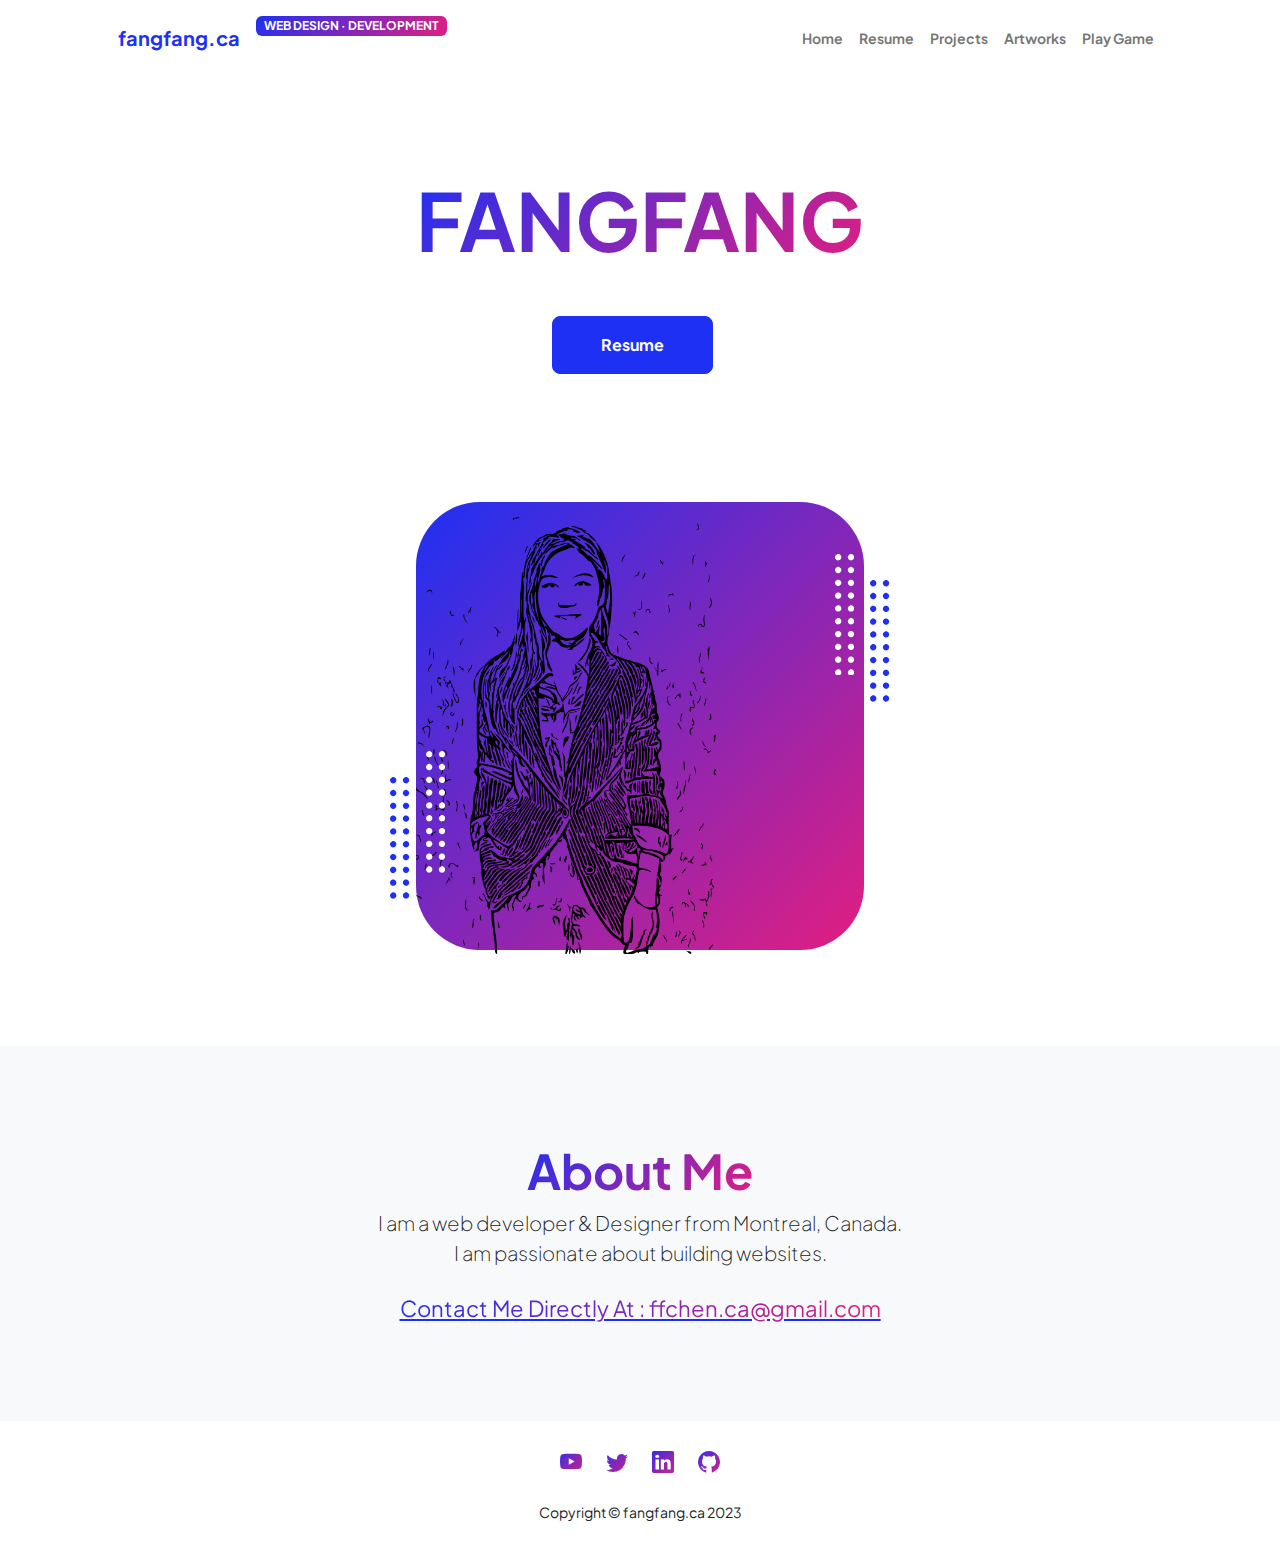
<file: index.html>
<!DOCTYPE html>
<html lang="en">
  <head>
    <meta charset="utf-8" />
    <!-- <meta name="viewport" content="width=device-width, initial-scale=1, shrink-to-fit=no"/> -->
    <meta name="viewport" content="width=device-width, initial-scale=1.0">
    <meta name="description" content="Web developer" />
    <meta name="author" content="Fangfang" />
    <title>Fangfang</title>
    <!-- Favicon-->
    <link rel="icon" type="image/x-icon" href="assets/favicon.png"/>
    <!-- Custom Google font-->
    <link rel="preconnect" href="https://fonts.googleapis.com" />
    <link rel="preconnect" href="https://fonts.gstatic.com" crossorigin />
    <link
      href="https://fonts.googleapis.com/css2?family=Plus+Jakarta+Sans:wght@100;200;300;400;500;600;700;800;900&amp;display=swap"
      rel="stylesheet"/>
    <!-- Bootstrap icons-->
    <link
      href="https://cdn.jsdelivr.net/npm/bootstrap-icons@1.8.1/font/bootstrap-icons.css"
      rel="stylesheet"
    />
    <!-- Core theme CSS (includes Bootstrap)-->
    <link href="css/styles.css" rel="stylesheet" />
  </head>

  
  <body class="d-flex flex-column h-100">
    <main class="flex-shrink-0">
      <!-- Navigation-->
      <nav class="navbar navbar-expand-lg navbar-light bg-white py-3">
        <div class="container px-5">
          <a class="navbar-brand" href="index.html">
            <span class="fw-bolder text-primary">fangfang.ca</span></a>
            <div class="badge bg-gradient-primary-to-secondary  text-white mb-4">
              <div class="text-uppercase">Web Design &middot; Development</div>
            </div>
            <button
            class="navbar-toggler"
            type="button"
            data-bs-toggle="collapse"
            data-bs-target="#navbarSupportedContent"
            aria-controls="navbarSupportedContent"
            aria-expanded="false"
            aria-label="Toggle navigation"
            >
            <span class="navbar-toggler-icon"></span>
          </button>
          <div class="collapse navbar-collapse" id="navbarSupportedContent">
            <ul class="navbar-nav ms-auto mb-2 mb-lg-0 small fw-bolder">
              <!-- <li class="nav-item"></li><a class="nav-link" href="cover.html">cover</a></li> -->
              <li class="nav-item"></li><a class="nav-link" href="index.html">Home</a></li>
              <li class="nav-item"><a class="nav-link" href="resume.html">Resume</a></li>
              <li class="nav-item"><a class="nav-link" href="projects.html">Projects</a>
              <!-- <li class="nav-item"><a class="nav-link" href="gallery.html">Gallery</a></li> -->
              <li class="nav-item"> <a class="nav-link" href="artworks.html">Artworks</a>
              <!-- <li class="nav-item"><a class="nav-link" href="certification.html">Certifications</a></li> -->
              <!-- <li class="nav-item"><a class="nav-link" href="contact.html">Contact</a></li> -->
              <li class="nav-item"> <a class="nav-link" href="playvideo.html">Play Game</a>
            </ul>
          </div>
        </div>
      </nav>
  <!-- Header-->
      <header class="py-5">
        <div class="container px-5 pb-5">
          <div class="row gx-5 align-items-center">
            <div class="col-xxl-5">
              <!-- Header text content-->
              <div class="text-center text-xxl-start">
                <!-- <div
                  class="badge bg-gradient-primary-to-secondary text-white mb-4">
                  <div class="text-uppercase">Hi there &middot; this is</div>
                </div> -->
                <div class="fs-3 fw-light text-muted">
                  <h1 class="display-5 fw-bolder mb-5">
                    <!-- <span class="text-gradient d-inline" id="greeting"></span> -->
                  </h1>
                </div>
                <h1 class="display-1 fw-bolder mb-5"><span class="text-gradient d-inline"> FANGFANG </span></h1>
                <div class="d-grid gap-3 d-sm-flex justify-content-sm-center justify-content-xxl-start mb-3">
                  <a class="btn btn-primary btn-lg px-5 py-3 me-sm-3 fs-6 fw-bolder"href="resume.html">Resume</a>
                  <!-- <a class="btn btn-outline-dark btn-lg px-5 py-3 fs-6 fw-bolder" href="projects.html">Projects</a> -->
                </div>
              </div>
            </div>
            <div class="col-xxl-7">
              <!-- Header profile picture-->
              <div class="d-flex justify-content-center mt-5 mt-xxl-0">
                <div class="profile bg-gradient-primary-to-secondary">
                  <!-- TIP: For best results, use a photo with a transparent background like the demo example below-->
                  <!-- Watch a tutorial on how to do this on YouTube (link)-->
                  <!-- <img class="profile-img" src="assets/1000x1000.png" alt="profile" /> -->
                  <img src="assets/vectordesign (2).png" alt="fangfang" style="width:67%">
                  <div class="dots-1">
                    <svg
                      version="1.1"
                      xmlns="http://www.w3.org/2000/svg"
                      xmlns:xlink="http://www.w3.org/1999/xlink"
                      x="0px"
                      y="0px"
                      viewBox="0 0 191.6 1215.4"
                      style="enable-background: new 0 0 191.6 1215.4"
                      xml:space="preserve"
                    >
                      <g
                        transform="translate(0.000000,1280.000000) scale(0.100000,-0.100000)"
                      >
                        <path
                          d="M227.7,12788.6c-105-35-200-141-222-248c-43-206,163-412,369-369c155,32,275,190,260,339c-11,105-90,213-190,262        C383.7,12801.6,289.7,12808.6,227.7,12788.6z"
                        ></path>
                        <path
                          d="M1507.7,12788.6c-151-50-253-216-222-362c25-119,136-230,254-255c194-41,395,142,375,339c-11,105-90,213-190,262        C1663.7,12801.6,1569.7,12808.6,1507.7,12788.6z"
                        ></path>
                        <path
                          d="M227.7,11508.6c-105-35-200-141-222-248c-43-206,163-412,369-369c155,32,275,190,260,339c-11,105-90,213-190,262        C383.7,11521.6,289.7,11528.6,227.7,11508.6z"
                        ></path>
                        <path
                          d="M1507.7,11508.6c-151-50-253-216-222-362c25-119,136-230,254-255c194-41,395,142,375,339c-11,105-90,213-190,262        C1663.7,11521.6,1569.7,11528.6,1507.7,11508.6z"
                        ></path>
                        <path
                          d="M227.7,10228.6c-105-35-200-141-222-248c-43-206,163-412,369-369c155,32,275,190,260,339c-11,105-90,213-190,262        C383.7,10241.6,289.7,10248.6,227.7,10228.6z"
                        ></path>
                        <path
                          d="M1507.7,10228.6c-105-35-200-141-222-248c-43-206,163-412,369-369c155,32,275,190,260,339c-11,105-90,213-190,262        C1663.7,10241.6,1569.7,10248.6,1507.7,10228.6z"
                        ></path>
                        <path
                          d="M227.7,8948.6c-105-35-200-141-222-248c-43-206,163-412,369-369c155,32,275,190,260,339c-11,105-90,213-190,262        C383.7,8961.6,289.7,8968.6,227.7,8948.6z"
                        ></path>
                        <path
                          d="M1507.7,8948.6c-105-35-200-141-222-248c-43-206,163-412,369-369c155,32,275,190,260,339c-11,105-90,213-190,262        C1663.7,8961.6,1569.7,8968.6,1507.7,8948.6z"
                        ></path>
                        <path
                          d="M227.7,7668.6c-105-35-200-141-222-248c-43-206,163-412,369-369c155,32,275,190,260,339c-11,105-90,213-190,262        C383.7,7681.6,289.7,7688.6,227.7,7668.6z"
                        ></path>
                        <path
                          d="M1507.7,7668.6c-105-35-200-141-222-248c-43-206,163-412,369-369c155,32,275,190,260,339c-11,105-90,213-190,262        C1663.7,7681.6,1569.7,7688.6,1507.7,7668.6z"
                        ></path>
                        <path
                          d="M227.7,6388.6c-105-35-200-141-222-248c-43-206,163-412,369-369c155,32,275,190,260,339c-11,105-90,213-190,262        C383.7,6401.6,289.7,6408.6,227.7,6388.6z"
                        ></path>
                        <path
                          d="M1507.7,6388.6c-105-35-200-141-222-248c-43-206,163-412,369-369c155,32,275,190,260,339c-11,105-90,213-190,262        C1663.7,6401.6,1569.7,6408.6,1507.7,6388.6z"
                        ></path>
                        <path
                          d="M227.7,5108.6c-105-35-200-141-222-248c-43-206,163-412,369-369c155,32,275,190,260,339c-11,105-90,213-190,262        C383.7,5121.6,289.7,5128.6,227.7,5108.6z"
                        ></path>
                        <path
                          d="M1507.7,5108.6c-105-35-200-141-222-248c-43-206,163-412,369-369c155,32,275,190,260,339c-11,105-90,213-190,262        C1663.7,5121.6,1569.7,5128.6,1507.7,5108.6z"
                        ></path>
                        <path
                          d="M227.7,3828.6c-105-35-200-141-222-248c-43-206,163-412,369-369c155,32,275,190,260,339c-11,105-90,213-190,262        C383.7,3841.6,289.7,3848.6,227.7,3828.6z"
                        ></path>
                        <path
                          d="M1507.7,3828.6c-105-35-200-141-222-248c-43-206,163-412,369-369c155,32,275,190,260,339c-11,105-90,213-190,262        C1663.7,3841.6,1569.7,3848.6,1507.7,3828.6z"
                        ></path>
                        <path
                          d="M227.7,2548.6c-105-35-200-141-222-248c-43-206,163-412,369-369c155,32,275,190,260,339c-11,105-90,213-190,262        C383.7,2561.6,289.7,2568.6,227.7,2548.6z"
                        ></path>
                        <path
                          d="M1507.7,2548.6c-105-35-200-141-222-248c-43-206,163-412,369-369c155,32,275,190,260,339c-11,105-90,213-190,262        C1663.7,2561.6,1569.7,2568.6,1507.7,2548.6z"
                        ></path>
                        <path
                          d="M227.7,1268.6c-105-35-200-141-222-248c-43-206,163-412,369-369c155,32,275,190,260,339c-11,105-90,213-190,262        C383.7,1281.6,289.7,1288.6,227.7,1268.6z"
                        ></path>
                        <path
                          d="M1507.7,1268.6c-105-35-200-141-222-248c-43-206,163-412,369-369c155,32,275,190,260,339c-11,105-90,213-190,262        C1663.7,1281.6,1569.7,1288.6,1507.7,1268.6z"
                        ></path>
                      </g>
                    </svg>
                    <!-- END of SVG dots-->
                  </div>
                  <div class="dots-2">
                    <!-- SVG Dots-->
                    <svg
                      version="1.1"
                      xmlns="http://www.w3.org/2000/svg"
                      xmlns:xlink="http://www.w3.org/1999/xlink"
                      x="0px"
                      y="0px"
                      viewBox="0 0 191.6 1215.4"
                      style="enable-background: new 0 0 191.6 1215.4"
                      xml:space="preserve"
                    >
                      <g
                        transform="translate(0.000000,1280.000000) scale(0.100000,-0.100000)"
                      >
                        <path
                          d="M227.7,12788.6c-105-35-200-141-222-248c-43-206,163-412,369-369c155,32,275,190,260,339c-11,105-90,213-190,262        C383.7,12801.6,289.7,12808.6,227.7,12788.6z"
                        ></path>
                        <path
                          d="M1507.7,12788.6c-151-50-253-216-222-362c25-119,136-230,254-255c194-41,395,142,375,339c-11,105-90,213-190,262        C1663.7,12801.6,1569.7,12808.6,1507.7,12788.6z"
                        ></path>
                        <path
                          d="M227.7,11508.6c-105-35-200-141-222-248c-43-206,163-412,369-369c155,32,275,190,260,339c-11,105-90,213-190,262        C383.7,11521.6,289.7,11528.6,227.7,11508.6z"
                        ></path>
                        <path
                          d="M1507.7,11508.6c-151-50-253-216-222-362c25-119,136-230,254-255c194-41,395,142,375,339c-11,105-90,213-190,262        C1663.7,11521.6,1569.7,11528.6,1507.7,11508.6z"
                        ></path>
                        <path
                          d="M227.7,10228.6c-105-35-200-141-222-248c-43-206,163-412,369-369c155,32,275,190,260,339c-11,105-90,213-190,262        C383.7,10241.6,289.7,10248.6,227.7,10228.6z"
                        ></path>
                        <path
                          d="M1507.7,10228.6c-105-35-200-141-222-248c-43-206,163-412,369-369c155,32,275,190,260,339c-11,105-90,213-190,262        C1663.7,10241.6,1569.7,10248.6,1507.7,10228.6z"
                        ></path>
                        <path
                          d="M227.7,8948.6c-105-35-200-141-222-248c-43-206,163-412,369-369c155,32,275,190,260,339c-11,105-90,213-190,262        C383.7,8961.6,289.7,8968.6,227.7,8948.6z"
                        ></path>
                        <path
                          d="M1507.7,8948.6c-105-35-200-141-222-248c-43-206,163-412,369-369c155,32,275,190,260,339c-11,105-90,213-190,262        C1663.7,8961.6,1569.7,8968.6,1507.7,8948.6z"
                        ></path>
                        <path
                          d="M227.7,7668.6c-105-35-200-141-222-248c-43-206,163-412,369-369c155,32,275,190,260,339c-11,105-90,213-190,262        C383.7,7681.6,289.7,7688.6,227.7,7668.6z"
                        ></path>
                        <path
                          d="M1507.7,7668.6c-105-35-200-141-222-248c-43-206,163-412,369-369c155,32,275,190,260,339c-11,105-90,213-190,262        C1663.7,7681.6,1569.7,7688.6,1507.7,7668.6z"
                        ></path>
                        <path
                          d="M227.7,6388.6c-105-35-200-141-222-248c-43-206,163-412,369-369c155,32,275,190,260,339c-11,105-90,213-190,262        C383.7,6401.6,289.7,6408.6,227.7,6388.6z"
                        ></path>
                        <path
                          d="M1507.7,6388.6c-105-35-200-141-222-248c-43-206,163-412,369-369c155,32,275,190,260,339c-11,105-90,213-190,262        C1663.7,6401.6,1569.7,6408.6,1507.7,6388.6z"
                        ></path>
                        <path
                          d="M227.7,5108.6c-105-35-200-141-222-248c-43-206,163-412,369-369c155,32,275,190,260,339c-11,105-90,213-190,262        C383.7,5121.6,289.7,5128.6,227.7,5108.6z"
                        ></path>
                        <path
                          d="M1507.7,5108.6c-105-35-200-141-222-248c-43-206,163-412,369-369c155,32,275,190,260,339c-11,105-90,213-190,262        C1663.7,5121.6,1569.7,5128.6,1507.7,5108.6z"
                        ></path>
                        <path
                          d="M227.7,3828.6c-105-35-200-141-222-248c-43-206,163-412,369-369c155,32,275,190,260,339c-11,105-90,213-190,262        C383.7,3841.6,289.7,3848.6,227.7,3828.6z"
                        ></path>
                        <path
                          d="M1507.7,3828.6c-105-35-200-141-222-248c-43-206,163-412,369-369c155,32,275,190,260,339c-11,105-90,213-190,262        C1663.7,3841.6,1569.7,3848.6,1507.7,3828.6z"
                        ></path>
                        <path
                          d="M227.7,2548.6c-105-35-200-141-222-248c-43-206,163-412,369-369c155,32,275,190,260,339c-11,105-90,213-190,262        C383.7,2561.6,289.7,2568.6,227.7,2548.6z"
                        ></path>
                        <path
                          d="M1507.7,2548.6c-105-35-200-141-222-248c-43-206,163-412,369-369c155,32,275,190,260,339c-11,105-90,213-190,262        C1663.7,2561.6,1569.7,2568.6,1507.7,2548.6z"
                        ></path>
                        <path
                          d="M227.7,1268.6c-105-35-200-141-222-248c-43-206,163-412,369-369c155,32,275,190,260,339c-11,105-90,213-190,262        C383.7,1281.6,289.7,1288.6,227.7,1268.6z"
                        ></path>
                        <path
                          d="M1507.7,1268.6c-105-35-200-141-222-248c-43-206,163-412,369-369c155,32,275,190,260,339c-11,105-90,213-190,262        C1663.7,1281.6,1569.7,1288.6,1507.7,1268.6z"
                        ></path>
                      </g>
                    </svg>
                  </div>
                  <div class="dots-3">
                    <!-- SVG Dots-->
                    <svg
                      version="1.1"
                      xmlns="http://www.w3.org/2000/svg"
                      xmlns:xlink="http://www.w3.org/1999/xlink"
                      x="0px"
                      y="0px"
                      viewBox="0 0 191.6 1215.4"
                      style="enable-background: new 0 0 191.6 1215.4"
                      xml:space="preserve"
                    >
                      <g
                        transform="translate(0.000000,1280.000000) scale(0.100000,-0.100000)"
                      >
                        <path
                          d="M227.7,12788.6c-105-35-200-141-222-248c-43-206,163-412,369-369c155,32,275,190,260,339c-11,105-90,213-190,262        C383.7,12801.6,289.7,12808.6,227.7,12788.6z"
                        ></path>
                        <path
                          d="M1507.7,12788.6c-151-50-253-216-222-362c25-119,136-230,254-255c194-41,395,142,375,339c-11,105-90,213-190,262        C1663.7,12801.6,1569.7,12808.6,1507.7,12788.6z"
                        ></path>
                        <path
                          d="M227.7,11508.6c-105-35-200-141-222-248c-43-206,163-412,369-369c155,32,275,190,260,339c-11,105-90,213-190,262        C383.7,11521.6,289.7,11528.6,227.7,11508.6z"
                        ></path>
                        <path
                          d="M1507.7,11508.6c-151-50-253-216-222-362c25-119,136-230,254-255c194-41,395,142,375,339c-11,105-90,213-190,262        C1663.7,11521.6,1569.7,11528.6,1507.7,11508.6z"
                        ></path>
                        <path
                          d="M227.7,10228.6c-105-35-200-141-222-248c-43-206,163-412,369-369c155,32,275,190,260,339c-11,105-90,213-190,262        C383.7,10241.6,289.7,10248.6,227.7,10228.6z"
                        ></path>
                        <path
                          d="M1507.7,10228.6c-105-35-200-141-222-248c-43-206,163-412,369-369c155,32,275,190,260,339c-11,105-90,213-190,262        C1663.7,10241.6,1569.7,10248.6,1507.7,10228.6z"
                        ></path>
                        <path
                          d="M227.7,8948.6c-105-35-200-141-222-248c-43-206,163-412,369-369c155,32,275,190,260,339c-11,105-90,213-190,262        C383.7,8961.6,289.7,8968.6,227.7,8948.6z"
                        ></path>
                        <path
                          d="M1507.7,8948.6c-105-35-200-141-222-248c-43-206,163-412,369-369c155,32,275,190,260,339c-11,105-90,213-190,262        C1663.7,8961.6,1569.7,8968.6,1507.7,8948.6z"
                        ></path>
                        <path
                          d="M227.7,7668.6c-105-35-200-141-222-248c-43-206,163-412,369-369c155,32,275,190,260,339c-11,105-90,213-190,262        C383.7,7681.6,289.7,7688.6,227.7,7668.6z"
                        ></path>
                        <path
                          d="M1507.7,7668.6c-105-35-200-141-222-248c-43-206,163-412,369-369c155,32,275,190,260,339c-11,105-90,213-190,262        C1663.7,7681.6,1569.7,7688.6,1507.7,7668.6z"
                        ></path>
                        <path
                          d="M227.7,6388.6c-105-35-200-141-222-248c-43-206,163-412,369-369c155,32,275,190,260,339c-11,105-90,213-190,262        C383.7,6401.6,289.7,6408.6,227.7,6388.6z"
                        ></path>
                        <path
                          d="M1507.7,6388.6c-105-35-200-141-222-248c-43-206,163-412,369-369c155,32,275,190,260,339c-11,105-90,213-190,262        C1663.7,6401.6,1569.7,6408.6,1507.7,6388.6z"
                        ></path>
                        <path
                          d="M227.7,5108.6c-105-35-200-141-222-248c-43-206,163-412,369-369c155,32,275,190,260,339c-11,105-90,213-190,262        C383.7,5121.6,289.7,5128.6,227.7,5108.6z"
                        ></path>
                        <path
                          d="M1507.7,5108.6c-105-35-200-141-222-248c-43-206,163-412,369-369c155,32,275,190,260,339c-11,105-90,213-190,262        C1663.7,5121.6,1569.7,5128.6,1507.7,5108.6z"
                        ></path>
                        <path
                          d="M227.7,3828.6c-105-35-200-141-222-248c-43-206,163-412,369-369c155,32,275,190,260,339c-11,105-90,213-190,262        C383.7,3841.6,289.7,3848.6,227.7,3828.6z"
                        ></path>
                        <path
                          d="M1507.7,3828.6c-105-35-200-141-222-248c-43-206,163-412,369-369c155,32,275,190,260,339c-11,105-90,213-190,262        C1663.7,3841.6,1569.7,3848.6,1507.7,3828.6z"
                        ></path>
                        <path
                          d="M227.7,2548.6c-105-35-200-141-222-248c-43-206,163-412,369-369c155,32,275,190,260,339c-11,105-90,213-190,262        C383.7,2561.6,289.7,2568.6,227.7,2548.6z"
                        ></path>
                        <path
                          d="M1507.7,2548.6c-105-35-200-141-222-248c-43-206,163-412,369-369c155,32,275,190,260,339c-11,105-90,213-190,262        C1663.7,2561.6,1569.7,2568.6,1507.7,2548.6z"
                        ></path>
                        <path
                          d="M227.7,1268.6c-105-35-200-141-222-248c-43-206,163-412,369-369c155,32,275,190,260,339c-11,105-90,213-190,262        C383.7,1281.6,289.7,1288.6,227.7,1268.6z"
                        ></path>
                        <path
                          d="M1507.7,1268.6c-105-35-200-141-222-248c-43-206,163-412,369-369c155,32,275,190,260,339c-11,105-90,213-190,262        C1663.7,1281.6,1569.7,1288.6,1507.7,1268.6z"
                        ></path>
                      </g>
                    </svg>
                  </div>
                  <div class="dots-4">
                    <!-- SVG Dots-->
                    <svg
                      version="1.1"
                      xmlns="http://www.w3.org/2000/svg"
                      xmlns:xlink="http://www.w3.org/1999/xlink"
                      x="0px"
                      y="0px"
                      viewBox="0 0 191.6 1215.4"
                      style="enable-background: new 0 0 191.6 1215.4"
                      xml:space="preserve"
                    >
                      <g
                        transform="translate(0.000000,1280.000000) scale(0.100000,-0.100000)"
                      >
                        <path
                          d="M227.7,12788.6c-105-35-200-141-222-248c-43-206,163-412,369-369c155,32,275,190,260,339c-11,105-90,213-190,262        C383.7,12801.6,289.7,12808.6,227.7,12788.6z"
                        ></path>
                        <path
                          d="M1507.7,12788.6c-151-50-253-216-222-362c25-119,136-230,254-255c194-41,395,142,375,339c-11,105-90,213-190,262        C1663.7,12801.6,1569.7,12808.6,1507.7,12788.6z"
                        ></path>
                        <path
                          d="M227.7,11508.6c-105-35-200-141-222-248c-43-206,163-412,369-369c155,32,275,190,260,339c-11,105-90,213-190,262        C383.7,11521.6,289.7,11528.6,227.7,11508.6z"
                        ></path>
                        <path
                          d="M1507.7,11508.6c-151-50-253-216-222-362c25-119,136-230,254-255c194-41,395,142,375,339c-11,105-90,213-190,262        C1663.7,11521.6,1569.7,11528.6,1507.7,11508.6z"
                        ></path>
                        <path
                          d="M227.7,10228.6c-105-35-200-141-222-248c-43-206,163-412,369-369c155,32,275,190,260,339c-11,105-90,213-190,262        C383.7,10241.6,289.7,10248.6,227.7,10228.6z"
                        ></path>
                        <path
                          d="M1507.7,10228.6c-105-35-200-141-222-248c-43-206,163-412,369-369c155,32,275,190,260,339c-11,105-90,213-190,262        C1663.7,10241.6,1569.7,10248.6,1507.7,10228.6z"
                        ></path>
                        <path
                          d="M227.7,8948.6c-105-35-200-141-222-248c-43-206,163-412,369-369c155,32,275,190,260,339c-11,105-90,213-190,262        C383.7,8961.6,289.7,8968.6,227.7,8948.6z"
                        ></path>
                        <path
                          d="M1507.7,8948.6c-105-35-200-141-222-248c-43-206,163-412,369-369c155,32,275,190,260,339c-11,105-90,213-190,262        C1663.7,8961.6,1569.7,8968.6,1507.7,8948.6z"
                        ></path>
                        <path
                          d="M227.7,7668.6c-105-35-200-141-222-248c-43-206,163-412,369-369c155,32,275,190,260,339c-11,105-90,213-190,262        C383.7,7681.6,289.7,7688.6,227.7,7668.6z"
                        ></path>
                        <path
                          d="M1507.7,7668.6c-105-35-200-141-222-248c-43-206,163-412,369-369c155,32,275,190,260,339c-11,105-90,213-190,262        C1663.7,7681.6,1569.7,7688.6,1507.7,7668.6z"
                        ></path>
                        <path
                          d="M227.7,6388.6c-105-35-200-141-222-248c-43-206,163-412,369-369c155,32,275,190,260,339c-11,105-90,213-190,262        C383.7,6401.6,289.7,6408.6,227.7,6388.6z"
                        ></path>
                        <path
                          d="M1507.7,6388.6c-105-35-200-141-222-248c-43-206,163-412,369-369c155,32,275,190,260,339c-11,105-90,213-190,262        C1663.7,6401.6,1569.7,6408.6,1507.7,6388.6z"
                        ></path>
                        <path
                          d="M227.7,5108.6c-105-35-200-141-222-248c-43-206,163-412,369-369c155,32,275,190,260,339c-11,105-90,213-190,262        C383.7,5121.6,289.7,5128.6,227.7,5108.6z"
                        ></path>
                        <path
                          d="M1507.7,5108.6c-105-35-200-141-222-248c-43-206,163-412,369-369c155,32,275,190,260,339c-11,105-90,213-190,262        C1663.7,5121.6,1569.7,5128.6,1507.7,5108.6z"
                        ></path>
                        <path
                          d="M227.7,3828.6c-105-35-200-141-222-248c-43-206,163-412,369-369c155,32,275,190,260,339c-11,105-90,213-190,262        C383.7,3841.6,289.7,3848.6,227.7,3828.6z"
                        ></path>
                        <path
                          d="M1507.7,3828.6c-105-35-200-141-222-248c-43-206,163-412,369-369c155,32,275,190,260,339c-11,105-90,213-190,262        C1663.7,3841.6,1569.7,3848.6,1507.7,3828.6z"
                        ></path>
                        <path
                          d="M227.7,2548.6c-105-35-200-141-222-248c-43-206,163-412,369-369c155,32,275,190,260,339c-11,105-90,213-190,262        C383.7,2561.6,289.7,2568.6,227.7,2548.6z"
                        ></path>
                        <path
                          d="M1507.7,2548.6c-105-35-200-141-222-248c-43-206,163-412,369-369c155,32,275,190,260,339c-11,105-90,213-190,262        C1663.7,2561.6,1569.7,2568.6,1507.7,2548.6z"
                        ></path>
                        <path
                          d="M227.7,1268.6c-105-35-200-141-222-248c-43-206,163-412,369-369c155,32,275,190,260,339c-11,105-90,213-190,262        C383.7,1281.6,289.7,1288.6,227.7,1268.6z"
                        ></path>
                        <path
                          d="M1507.7,1268.6c-105-35-200-141-222-248c-43-206,163-412,369-369c155,32,275,190,260,339c-11,105-90,213-190,262        C1663.7,1281.6,1569.7,1288.6,1507.7,1268.6z"
                        ></path>
                      </g>
                    </svg>
                  </div>
                </div>
              </div>
            </div>
          </div>
        </div>
      </header>
      <!-- About Section-->
      <section class="bg-light py-5">
        <div class="container px-5">
          <div class="row gx-5 justify-content-center">
            <div class="col-xxl-8">
              <div class="text-center my-5">
                <h2 class="display-5 fw-bolder">
                  <span class="text-gradient d-inline">About Me</span>
                </h2>
                <p class="lead fw-light mb-4">
                  I am a web developer & Designer from Montreal, Canada. 
                  <br>I am passionate about building websites.
                </p>
                <a href = "mailto: ffchen.ca@gmail.com"> 
                  <p><span class="text-gradient d-inline">Contact Me Directly At : ffchen.ca@gmail.com</span></p> 
                </a>
                <!-- <span class="text-gradient d-inline">Contact Me Directly At : ffchen.ca@gmail.com</span> -->
              </div>
            </div>
          </div>
        </div>
      </section>
      <section>
        <div>
          <br>
          <div class="d-flex justify-content-center fs-2 gap-4">
            <a class="text-gradient" href="https://www.youtube.com/channel/UC740IMUmBAX8wntO9lvxsxw">
              <i class="bi bi-youtube"></i>
            </a>
            <a class="text-gradient" href="https://twitter.com/fangfangdotca">
              <i class="bi bi-twitter"></i>
            </a>
            <a class="text-gradient" href="https://www.linkedin.com/in/chenfangfang">
              <i class="bi bi-linkedin"></i>
            </a>
            <a class="text-gradient" href="https://github.com/ffcweb">
              <i class="bi bi-github"></i>
            </a>
          </div>
        </div>
      </section>
    </main>
    <!-- Footer-->
    <footer class="bg-white py-4 mt-auto">
      <div class="container px-5">
        <div class="text-center">
          <div class="col-auto">
            <div class="small m-0">Copyright &copy; fangfang.ca 2023
              <br />
            </div>
          </div>
          <!-- <div class="col-auto">
            <a class="small" href="#!">Privacy</a>
            <span class="mx-1">&middot;</span>
            <a class="small" href="#!">Terms</a>
             <span class="mx-1">&middot;</span>
             <a class="small" href="#!">Contact</a>
            </div> -->
          </div>
        </div>
      </footer> 
      <!-- Bootstrap core JS-->
      <script src="https://cdn.jsdelivr.net/npm/bootstrap@5.2.3/dist/js/bootstrap.bundle.min.js"></script>
      <!-- Core theme JS-->
      <script src="js/scripts.js"></script>
    </body>
  </html>
</file>
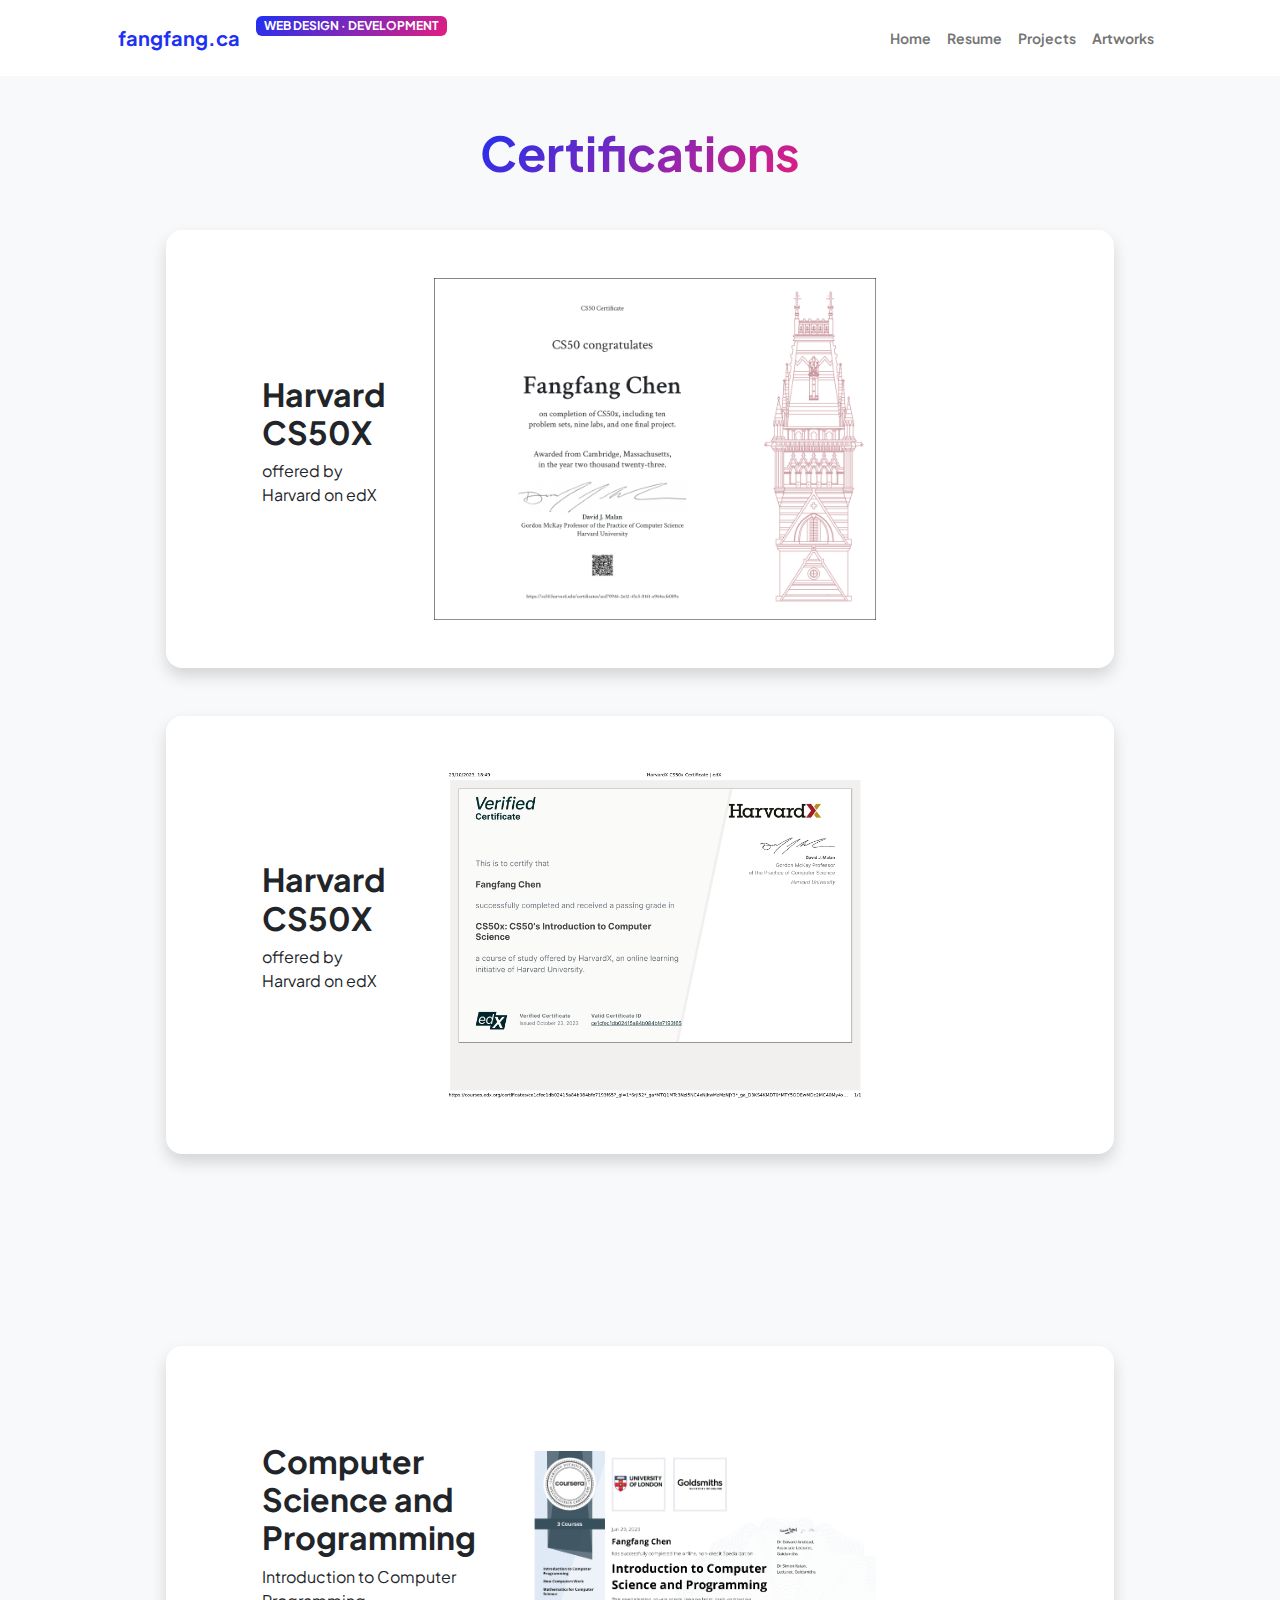
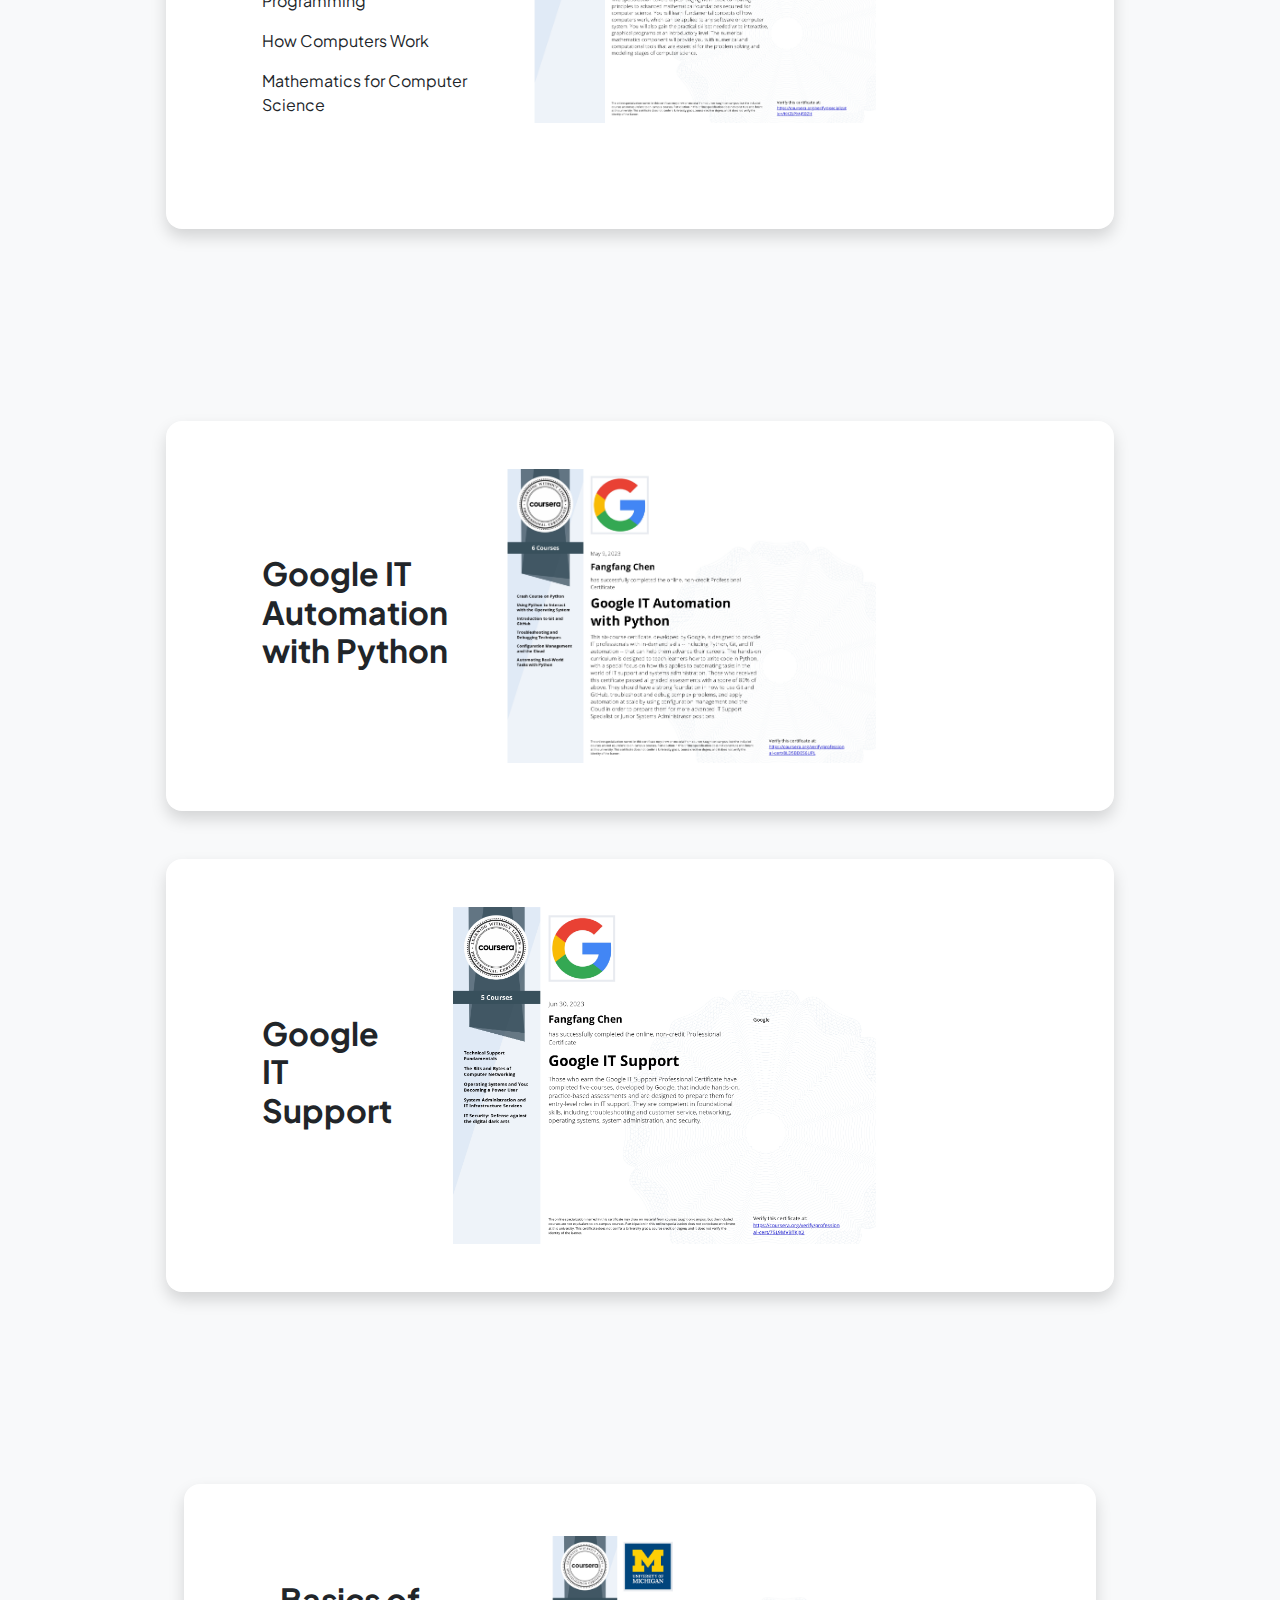
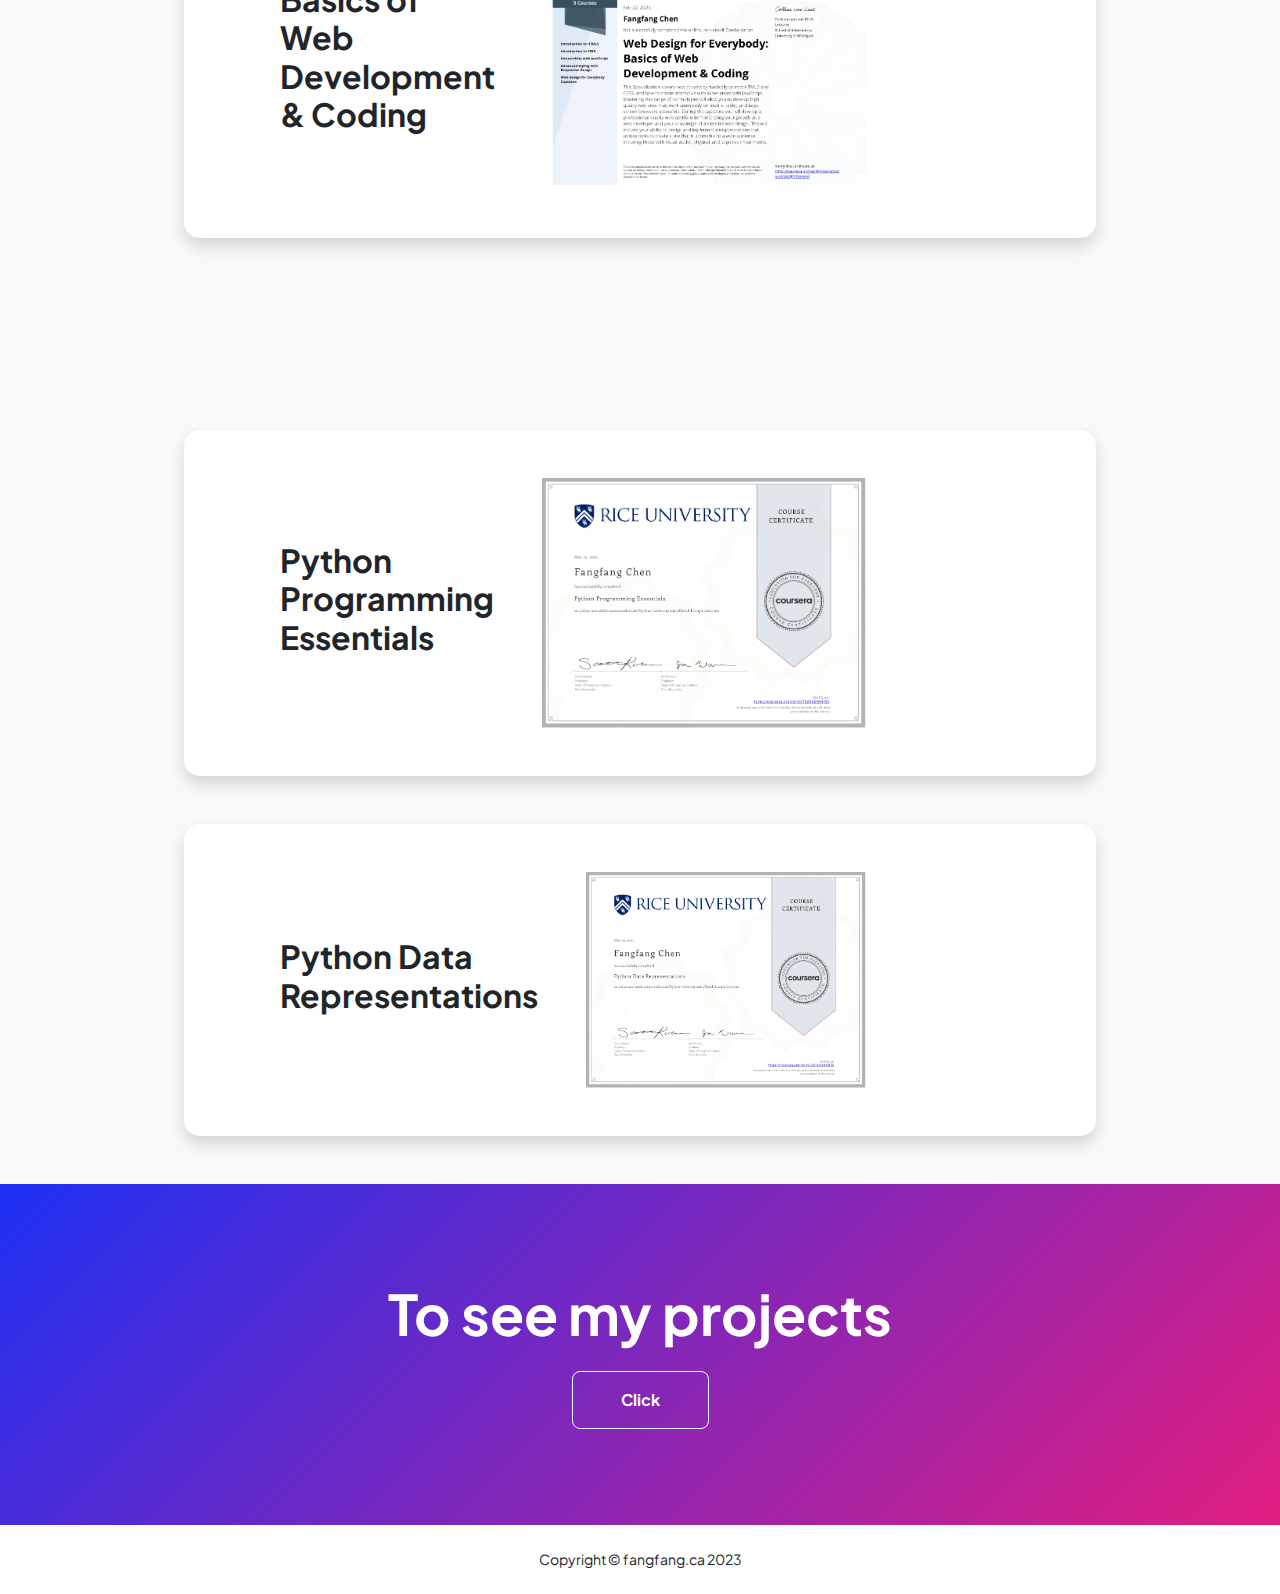
<file: certification.html>
<!DOCTYPE html>
<html lang="en">
  <head>
    <meta charset="utf-8" />
    <meta name="viewport" content="width=device-width, initial-scale=1, shrink-to-fit=no"/>
    <meta name="description" content="Web developer" />
    <meta name="author" content="Fangfang" />
    <title>Fangfang</title>
    <!-- Favicon-->
    <link rel="icon" type="image/x-icon" href="assets/favicon.png" />
    <!-- Custom Google font-->
    <link rel="preconnect" href="https://fonts.googleapis.com" />
    <link rel="preconnect" href="https://fonts.gstatic.com" crossorigin />
    <link
      href="https://fonts.googleapis.com/css2?family=Plus+Jakarta+Sans:wght@100;200;300;400;500;600;700;800;900&amp;display=swap"
      rel="stylesheet"/>
    <!-- Bootstrap icons-->
    <link
      href="https://cdn.jsdelivr.net/npm/bootstrap-icons@1.8.1/font/bootstrap-icons.css"
      rel="stylesheet"/>
    <!-- Core theme CSS (includes Bootstrap)-->
    <link href="css/styles.css" rel="stylesheet" />
</head>
  <body class="d-flex flex-column h-100 bg-light">
    <main class="flex-shrink-0">
      <!-- Navigation-->
      <nav class="navbar navbar-expand-lg navbar-light bg-white py-3">
        <div class="container px-5">
          <a class="navbar-brand" href="index.html"
            ><span class="fw-bolder text-primary">fangfang.ca</span></a
          >
          <div class="badge bg-gradient-primary-to-secondary text-white mb-4">
            <div class="text-uppercase">Web Design &middot; Development</div>
          </div>
          <button
            class="navbar-toggler"
            type="button"
            data-bs-toggle="collapse"
            data-bs-target="#navbarSupportedContent"
            aria-controls="navbarSupportedContent"
            aria-expanded="false"
            aria-label="Toggle navigation">
          <span class="navbar-toggler-icon"></span>
        </button>
        <div class="collapse navbar-collapse" id="navbarSupportedContent">
          <ul class="navbar-nav ms-auto mb-2 mb-lg-0 small fw-bolder">
            <li class="nav-item"></li><a class="nav-link" href="index.html">Home</a></li>
            <li class="nav-item"><a class="nav-link" href="resume.html">Resume</a></li>
            <li class="nav-item"><a class="nav-link" href="projects.html">Projects</a>
            <!-- <li class="nav-item"><a class="nav-link" href="gallery.html">Gallery</a></li> -->
            <li class="nav-item"> <a class="nav-link" href="artworks.html">Artworks</a>
            <!-- <li class="nav-item"><a class="nav-link" href="certification.html">Certifications</a></li> --></ul>
            <!-- <li class="nav-item"><a class="nav-link" href="playvideo.html">Play Game</a> -->
          </div>
        </div>
      </nav>
      <!-- Certifications Section by Harvard CS50 -->
      <section class="py-5">
        <div class="container px-5 mb-5">
          <div class="text-center mb-5">
            <h1 class="display-5 fw-bolder mb-0">
              <span class="text-gradient d-inline">Certifications</span>
            </h1>
          </div>
        </div>
        <!-- certification_by Harvard CS50-->
        <div class="row gx-5 justify-content-center">
          <div class="col-lg-11 col-xl-9 col-xxl-8">
            <div class="card overflow-hidden shadow rounded-4 border-0 mb-5">
              <div class="card-body p-5">
                <div class="d-flex align-items-center">
                  <div class="p-5">
                    <h2 class="fw-bolder">Harvard CS50X</h2>
                    <p>offered by Harvard on edX</p>
                  </div>
                  <div class="img-fluid">
                    <a target="_blank" href="HarvardX CS50x Certificate _ edX.html">
                      <img src="assets/CS50x.png" alt="HarvardX CS50x Certificate" width="100%">
                    </a>
                  </div>
                  <!-- <img
                    class="img-fluid"
                    src="assets/CS50x.png"
                    alt="..."/> -->
                  </div>
                </div>
              </div>
          <!-- certification_by Harvard CS50-->
          <div class="card overflow-hidden shadow rounded-4 border-0 mb-5">
            <div class="card-body p-5">
              <div class="d-flex align-items-center">
                <div class="p-5">
                  <h2 class="fw-bolder">Harvard CS50X</h2>
                  <p> offered by Harvard on edX</p>
                </div>
                <!-- <img
                class="img-fluid"
                src="assets/Computer Science and Programming.jpg"
                alt="..."
                /> -->
                  <div class="img-fluid">
                    <a target="_blank" href="HarvardX CS50x Certificate _ edX.html">
                      <img src="assets/HarvardX CS50x Certificate _ edX.jpg" alt="HarvardX CS50x Certificate" width="100%">
                    </a>
                  </div>
              </div>
            </div>
          </div>
          <!-- Certification_by University of London -->
      <section class="py-5">
        <div class="container px-5 mb-5">
          <div class="text-center mb-5">
            <h1 class="display-5 fw-bolder mb-0">
              <!-- <span class="text-gradient d-inline">Certifications by University of London & Goldsmiths</span> -->
            </h1>
          </div>
        </div>
      </section>
          <div class="card overflow-hidden shadow rounded-4 border-0">
            <div class="card-body p-5">
              <div class="d-flex align-items-center">
                <div class="p-5">
                  <h2 class="fw-bolder">Computer Science and Programming</h2>
                  <!-- <p>by University of London & Goldsmiths, University of London on Coursera. Certificate earned at June 29, 2023</p> -->
                <!-- <h3>Course Certificates</h3> -->
                <p>Introduction to Computer Programming</p>
                <p>How Computers Work</p>
                <p>Mathematics for Computer Science</p>
                </div>
                <!-- <img class="img-fluid" src="assets/Google IT Support.jpg" alt="..."/> -->
                  <div class="img-fluid">
                    <a target="_blank" href="https://www.coursera.org/account/accomplishments/specialization/certificate/KHZLPXAJ5BZH">
                      <img src="assets/Computer Coursera KHZLPXAJ5BZH_page-0001.jpg" alt="Python Data" width="100%">
                    </a>
                  </div>
              </div>
            </div>
          </div>
        </div>
      </div>
    </section>
    <!-- Certifications Section Google IT-->
    <section class="py-5">
        <div class="container px-5 mb-5">
          <div class="text-center mb-5">
            <h1 class="display-5 fw-bolder mb-0">
              <!-- <span class="text-gradient d-inline">Certifications by Google IT </span> -->
            </h1>
          </div>
        </div>
      </section>
      <div class="row gx-5 justify-content-center">
        <div class="col-lg-11 col-xl-9 col-xxl-8">
          <!-- certification_Google IT Automation-->
          <div class="card overflow-hidden shadow rounded-4 border-0 mb-5">
            <div class="card-body p-5">
              <div class="d-flex align-items-center">
                <div class="p-5">
                  <h2 class="fw-bolder">Google IT Automation with Python</h2> 
                  <!-- <p>Google IT Automation with Python by Google on Coursera. </p> -->
                 <!-- <h2>Course Certificates</h2> -->
                 <!-- <p>Automating Real-World Tasks with Python</p>
                 <p>Using Python to Interact with the Operating System</p>
                 <p>Troubleshooting and Debugging Techniques</p>
                 <p>Crash Course on Python</p>
                 <p>Introduction to Git and GitHub</p>
                 <p>Configuration Management and the Cloud</p> -->
                </div>
                <!-- <img
                class="img-fluid"
                src="assets/Google ITAutomationWith Python.jpg"
                alt="..."/> -->
                 <div class="img-fluid">
                    <a target="_blank" href="https://www.coursera.org/account/accomplishments/specialization/certificate/8LD5BDES6UPL">
                      <img src="assets/Google it automation Coursera 8LD5BDES6UPL_page-0001.jpg" alt="Python Data" width="100%">
                    </a>
                  </div>
              </div>
            </div>
          </div>
          <!-- certification_Google IT Support-->
          <div class="card overflow-hidden shadow rounded-4 border-0 mb-5">
            <div class="card-body p-5">
              <div class="d-flex align-items-center">
                <div class="p-5">
                  <h2 class="fw-bolder">Google IT Support</h2>
                  <!-- <p>Course offered by Google IT</p>            
                  <h2>Course Certificates</h2> -->
                  <!-- <p>Technical Support Fundamentals</p>
                  <p>The Bits and Bytes of Computer Networking</p>
                  <p>Operating Systems</p>
                  <p>System Administration and IT Infrastructure Services</p>
                  <p>IT Security: Defense against the digital dark arts</p> -->
                </div>
                <!-- <img
                class="img-fluid"
                src="assets/Google IT Support.jpg"
                alt="..."
                /> -->
                <div class="img-fluid">
                    <a target="_blank" href="https://www.coursera.org/account/accomplishments/specialization/certificate/75L9MVBTKJX2">
                      <img src="assets/Google It  support Coursera 75L9MVBTKJX2_page-0001.jpg" alt="Python Data" width="100%">
                    </a>
                  </div>
              </div>
            </div>
          </div>
          </div>
          <!-- Certification by Mechegan -->
          <section class="py-5">
            <div class="container px-5 mb-5">
              <div class="text-center mb-5">
                <h1 class="display-5 fw-bolder mb-0">
                  <!-- <span class="text-gradient d-inline">Certifications by Mechegan </span> -->
                </h1>
              </div>
            </div>
          </section>
      <div class="row gx-5 justify-content-center">
        <div class="col-lg-11 col-xl-9 col-xxl-8">
          <!-- certification_Google -->
          <div class="card overflow-hidden shadow rounded-4 border-0 mb-5">
            <div class="card-body p-5">
              <div class="d-flex align-items-center">
                <div class="p-5">
                  <h2 class="fw-bolder">Basics of Web Development & Coding</h2>
                <!-- <p>Basics of Web Development & Coding by University of Michigan on Coursera. Certificate earned at February 22, 2023</p>
                 <h2>Course Certificates</h2> -->
                 <!-- <p>Automating Real-World Tasks with Python</p>
                 <p>Using Python to Interact with the Operating System</p>
                 <p>Troubleshooting and Debugging Techniques</p>
                 <p>Crash Course on Python</p>
                 <p>Introduction to Git and GitHub</p>
                 <p>Configuration Management and the Cloud</p> -->
                </div>
                <!-- <img
                class="img-fluid"
                src="assets/Interactivity with JavaScript.jpg"
                alt="..."/> -->
                <div class="img-fluid">
                    <a target="_blank" href="https://www.coursera.org/account/accomplishments/specialization/certificate/VLNQPY5V44AM">
                      <img src="assets/Mechgan_Coursera VLNQPY5V44AM_page-0001.jpg" alt="Python Data" width="100%">
                    </a>
                  </div>
              </div>
            </div>
          </div>
          <!-- certification_ Python-->
           <section class="py-5">
            <div class="container px-5 mb-5">
              <div class="text-center mb-5">
                <h1 class="display-5 fw-bolder mb-0">
                  <!-- <span class="text-gradient d-inline">Certifications by Rice University </span> -->
                </h1>
              </div>
            </div>
          </section>
          <div class="card overflow-hidden shadow rounded-4 border-0 mb-5">
            <div class="card-body p-5">
              <div class="d-flex align-items-center">
                <div class="p-5">
                  <h2 class="fw-bolder">Python Programming Essentials</h2>
                </div>
                <!-- <img
                class="img-fluid"
                src="assets/Python Data Representations.jpg"
                alt="..."
                /> -->
                <div class="img-fluid">
                    <a target="_blank" href="https://www.coursera.org/account/accomplishments/certificate/7EZQ6DW4JFXK">
                      <img src="assets/PythonCoursera 7EZQ6DW4JFXK_page-0001.jpg" alt="Python Data" width="100%">
                    </a>
                  </div>
              </div>
            </div>
          </div>
                    <div class="card overflow-hidden shadow rounded-4 border-0 mb-5">
            <div class="card-body p-5">
              <div class="d-flex align-items-center">
                <div class="p-5">
                  <h2 class="fw-bolder">Python Data Representations</h2>
                </div>
                <!-- <img
                class="img-fluid"
                src="assets/Python Data Representations.jpg"
                alt="..."
                /> -->
                <div class="img-fluid">
                    <a target="_blank" href="https://www.coursera.org/account/accomplishments/certificate/72C25KVREW5B">
                      <img src="assets/pythondataCoursera 72C25KVREW5B_page-0001.jpg" alt="Python Data" width="100%px">
                    </a>
                  </div>
              </div>
            </div>
          </div>
        </div>
      </div>
    </div>
  </div>
</section>
</main>    
<!-- Call to action section-->
<section class="py-5 bg-gradient-primary-to-secondary text-white">
  <div class="container px-5 my-5">
    <div class="text-center">
        <h2 class="display-4 fw-bolder mb-4">To see my projects</h2>
          <a class="btn btn-outline-light btn-lg px-5 py-3 fs-6 fw-bolder" 
          href="projects.html">Click
        </a>
      </div>
    </div>
  </section>
 </main>
<!-- Footer-->
<footer class="bg-white py-4 mt-auto">
  <div class="container px-5">
    <div class="text-center">
      <div class="col-auto">
        <div class="small m-0">Copyright &copy; fangfang.ca 2023</div>
      </div>
        <!-- <div class="col-auto">
          <a class="small" href="#!">Privacy</a>
          <span class="mx-1">&middot;</span>
          <a class="small" href="#!">Terms</a>
          <span class="mx-1">&middot;</span>
          <a class="small" href="#!">Contact</a>
        </div> -->
      </div>
    </div>
  </footer>


        <!-- Bootstrap core JS-->
        <script src="https://cdn.jsdelivr.net/npm/bootstrap@5.2.3/dist/js/bootstrap.bundle.min.js"></script>
        <!-- Core theme JS-->
        <script src="js/scripts.js"></script>
      </body>
    </html>
</file>
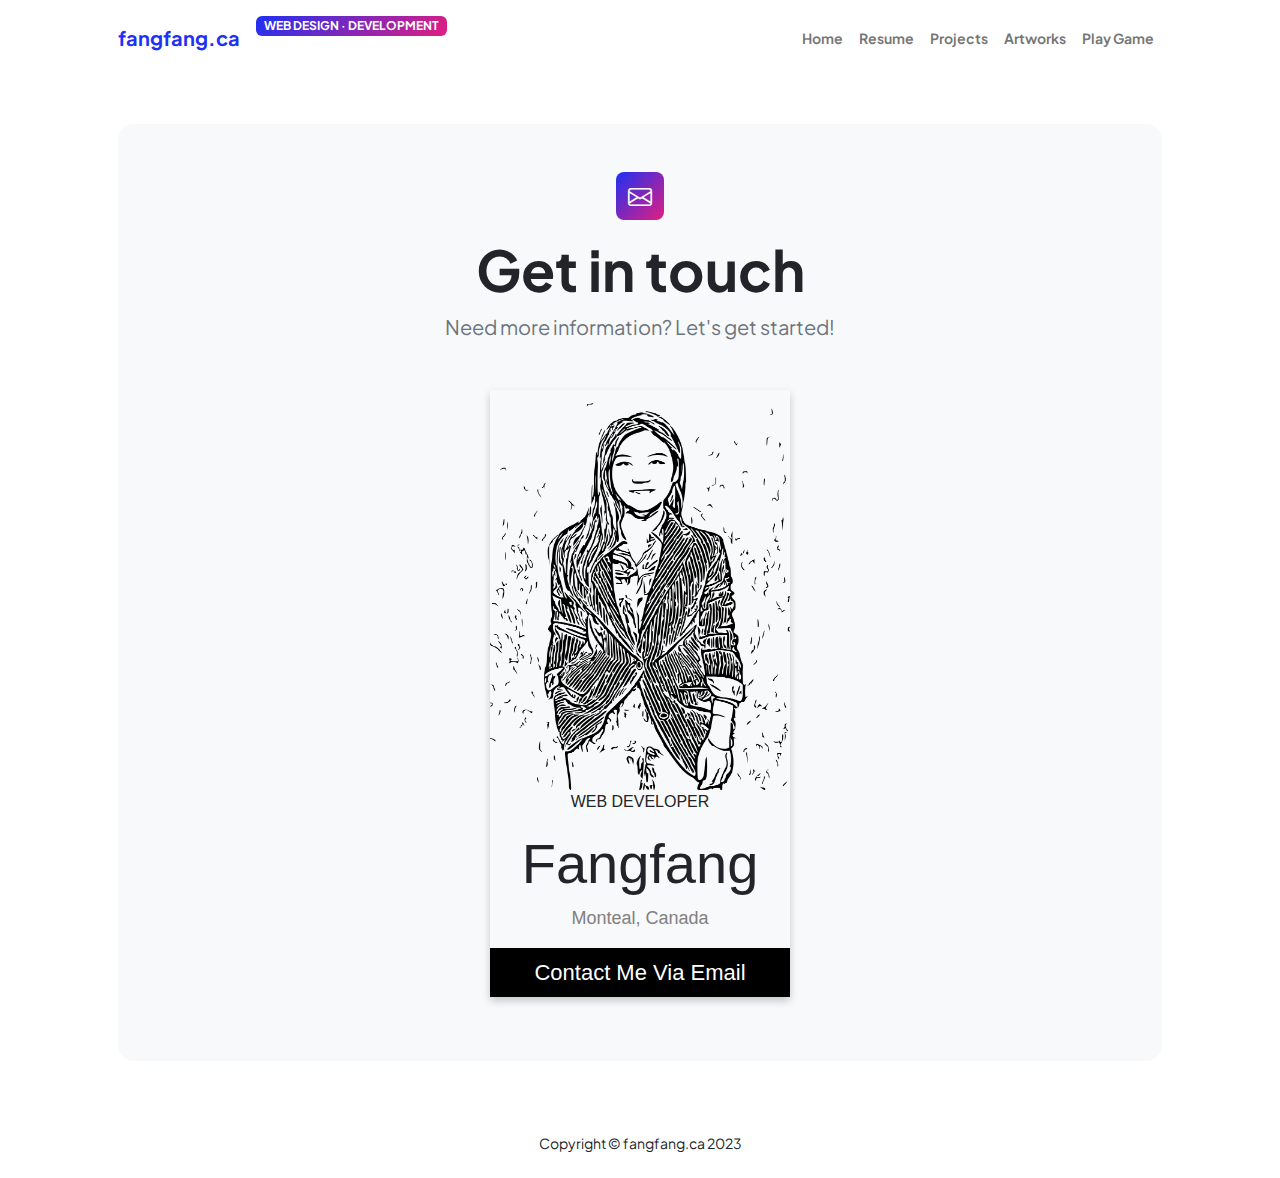
<file: contact.html>
<!DOCTYPE html>
<html lang="en">
  <head>
    <meta charset="utf-8" />
    <meta
      name="viewport"
      content="width=device-width, initial-scale=1, shrink-to-fit=no"
    />
    <meta name="description" content />
    <meta name="author" content />
    <title>Web development</title>
    <!-- Favicon-->
    <link rel="icon" type="image/x-icon" href="assets/favicon.png"/>
    <!-- Custom Google font-->
    <link rel="preconnect" href="https://fonts.googleapis.com" />
    <link rel="preconnect" href="https://fonts.gstatic.com" crossorigin />
    <link
      href="https://fonts.googleapis.com/css2?family=Plus+Jakarta+Sans:wght@100;200;300;400;500;600;700;800;900&amp;display=swap"
      rel="stylesheet"
    />
    <!-- Bootstrap icons-->
    <link
      href="https://cdn.jsdelivr.net/npm/bootstrap-icons@1.8.1/font/bootstrap-icons.css"
      rel="stylesheet"
    />
    <!-- Core theme CSS (includes Bootstrap)-->
    <link href="css/styles.css" rel="stylesheet" />
  </head>
  <body class="d-flex flex-column">
    <main class="flex-shrink-0">
      <!-- Navigation-->
      <nav class="navbar navbar-expand-lg navbar-light bg-white py-3">
        <div class="container px-5">
          <a class="navbar-brand" href="index.html"
            ><span class="fw-bolder text-primary">fangfang.ca</span></a
          >

          <div class="badge bg-gradient-primary-to-secondary text-white mb-4">
            <div class="text-uppercase">Web Design &middot; Development</div>
            </div>
          <button
            class="navbar-toggler"
            type="button"
            data-bs-toggle="collapse"
            data-bs-target="#navbarSupportedContent"
            aria-controls="navbarSupportedContent"
            aria-expanded="false"
            aria-label="Toggle navigation"
          >
            <span class="navbar-toggler-icon"></span>
          </button>
          <div class="collapse navbar-collapse" id="navbarSupportedContent">
            <ul class="navbar-nav ms-auto mb-2 mb-lg-0 small fw-bolder">
              <li class="nav-item"></li><a class="nav-link" href="index.html">Home</a></li>
              <li class="nav-item"><a class="nav-link" href="resume.html">Resume</a></li>
              <li class="nav-item"><a class="nav-link" href="projects.html">Projects</a>
                <!-- <li class="nav-item"><a class="nav-link" href="gallery.html">Gallery</a></li> -->
              <li class="nav-item"> <a class="nav-link" href="artworks.html.html">Artworks</a>
              <!-- <li class="nav-item"><a class="nav-link" href="certification.html">Certifications</a></li> -->
              <!-- <li class="nav-item"><a class="nav-link" href="contact.html">Contact</a></li> -->
            <li class="nav-item"> <a class="nav-link" href="playvideo.html">Play Game</a>
            </ul>
          </div>
      </nav>
      <!-- Page content-->
      <section class="py-5">
        <div class="container px-5">
          <!-- Contact form-->
            <div class="bg-light rounded-4 py-5 px-4 px-md-5">
                <div class="text-center mb-5">
                <div class="feature bg-primary bg-gradient-primary-to-secondary text-white rounded-3 mb-3">
                <i class="bi bi-envelope"></i>
                </div>
                <h1 class="fw-bolder">Get in touch</h1>
                <p class="lead fw-normal text-muted mb-0">
                Need more information? Let's get started!</p>
            </div>
        
            <!-- <div class="contactcard" -->
                <div class="contactcard">
                  <img src="assets/vectordesign (2).png" alt="fangfang" width="300" height="400">
                  <p>WEB DEVELOPER</p>
                  <h1>Fangfang</h1>
                  <p class="title">Monteal, Canada</p>
                
                <div style="margin: 4px 0;">
                  <a href="#"><i class="fa fa-dribbble"></i></a> 
                  <a href="#"><i class="fa fa-twitter"></i></a>  
                  <a href="#"><i class="fa fa-linkedin"></i></a>  
                  <a href="#"><i class="fa fa-facebook"></i></a> 
                </div>
                <a href = "mailto: ffchen.ca@gmail.com"> <p><button> Contact Me Via Email</button> </p> </a>
            </div>
        </div>
      </section>
    </main>

    <!-- Footer-->
    <footer class="bg-white py-4 mt-auto">
      <!-- <div class="container px-5"> -->
      <div class="text-center">
        <!-- <div class="col-auto"> -->
        <div class="small m-0">
          Copyright &copy; fangfang.ca 2023
        </div>
      </div>
      <!-- <div class="col-auto">
                          <a class="small" href="#!">Privacy</a>
                          <span class="mx-1">&middot;</span>
                          <a class="small" href="#!">Terms</a>
                          <span class="mx-1">&middot;</span>
                          <a class="small" href="#!">Contact</a>
          </div> -->
    </footer>
    <!-- Bootstrap core JS-->
    <script src="https://cdn.jsdelivr.net/npm/bootstrap@5.2.3/dist/js/bootstrap.bundle.min.js"></script>
    <!-- Core theme JS-->
    <script src="js/scripts.js"></script>
    <!-- * * * * * * * * * * * * * * * * * * * * * * * * * * * * * * * * * * * * * * * *-->
    <!-- * *                               SB Forms JS                               * *-->
    <!-- * * Activate your form at https://startbootstrap.com/solution/contact-forms * *-->
    <!-- * * * * * * * * * * * * * * * * * * * * * * * * * * * * * * * * * * * * * * * *-->
    <script src="https://cdn.startbootstrap.com/sb-forms-latest.js"></script>
  </body>
</html>
</file>
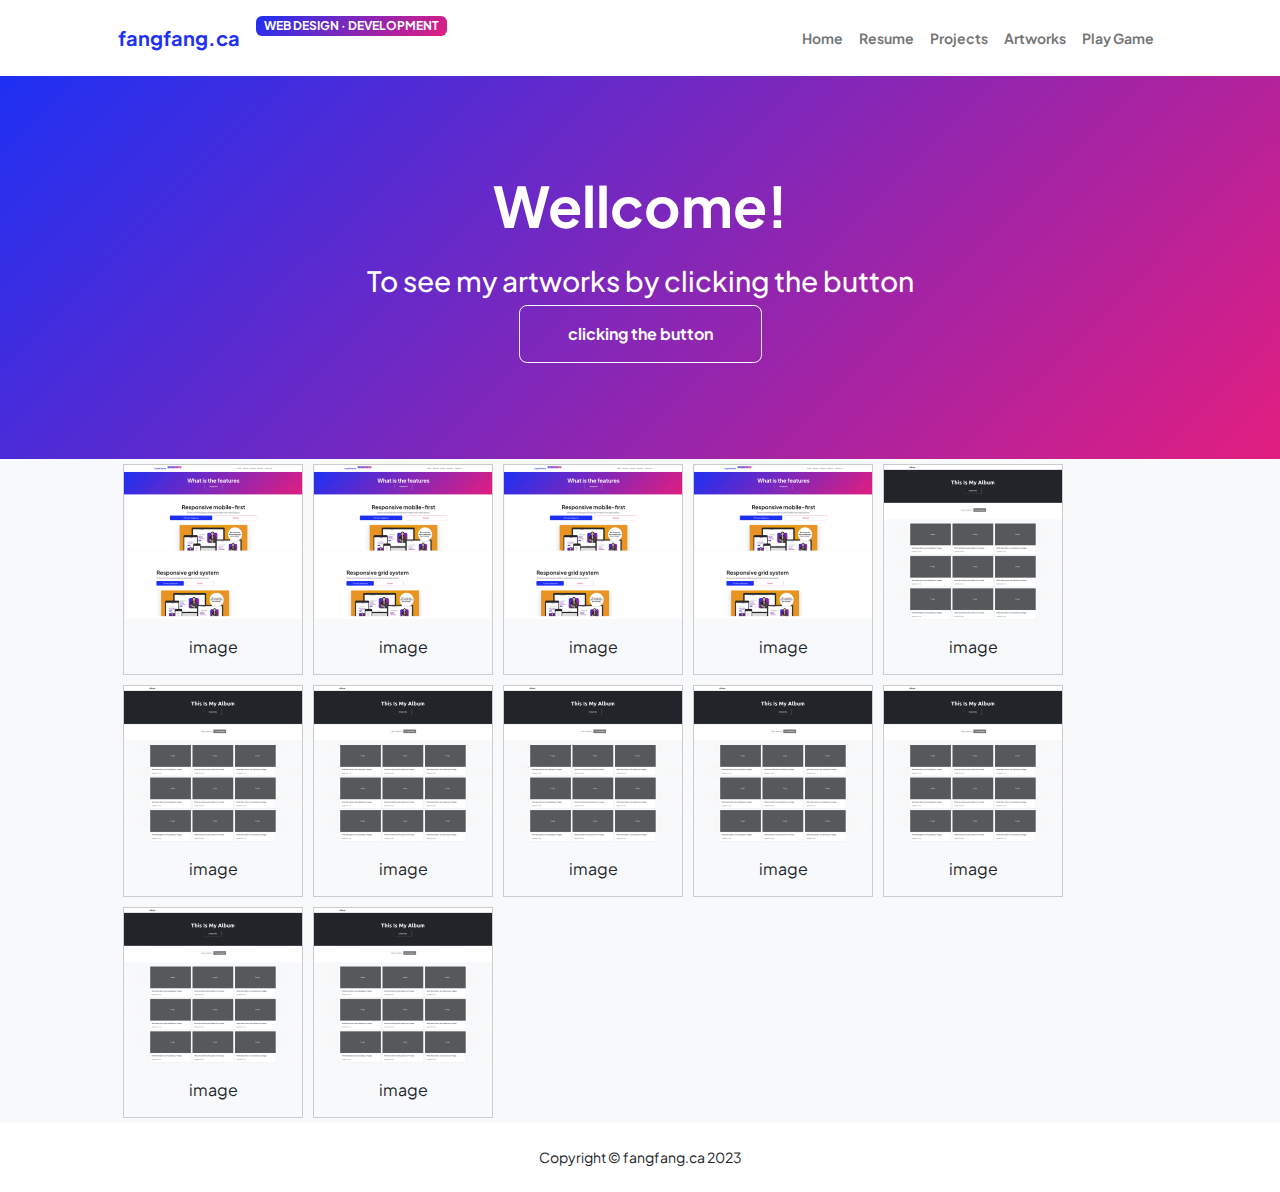
<file: gallery.html>
<!DOCTYPE html>
<html lang="en">
  <head>
    <meta charset="utf-8" />
    <meta
      name="viewport"
      content="width=device-width, initial-scale=1, shrink-to-fit=no"
    />
    <meta name="description" content="Web developer" />
    <meta name="author" content="Fangfang" />
    <title>Fangfang</title>
    <!-- Favicon-->
    <link rel="icon" type="image/x-icon" href="assets/favicon.png" />
    <!-- Custom Google font-->
    <link rel="preconnect" href="https://fonts.googleapis.com" />
    <link rel="preconnect" href="https://fonts.gstatic.com" crossorigin />
    <link
      href="https://fonts.googleapis.com/css2?family=Plus+Jakarta+Sans:wght@100;200;300;400;500;600;700;800;900&amp;display=swap"
      rel="stylesheet"
    />

    <!-- Bootstrap icons-->
    <link
      href="https://cdn.jsdelivr.net/npm/bootstrap-icons@1.8.1/font/bootstrap-icons.css"
      rel="stylesheet"
    />
    <!-- Core theme CSS (includes Bootstrap)-->
    <link href="css/styles.css" rel="stylesheet" />
  </head>
  <body class="d-flex flex-column h-100 bg-light">
    <main class="flex-shrink-0">
      <!-- Navigation-->
      <nav class="navbar navbar-expand-lg navbar-light bg-white py-3">
        <div class="container px-5">
          <a class="navbar-brand" href="index.html"
            ><span class="fw-bolder text-primary">fangfang.ca</span></a
          >
          <div class="badge bg-gradient-primary-to-secondary text-white mb-4">
            <div class="text-uppercase">Web Design &middot; Development</div>
          </div>
          <button
            class="navbar-toggler"
            type="button"
            data-bs-toggle="collapse"
            data-bs-target="#navbarSupportedContent"
            aria-controls="navbarSupportedContent"
            aria-expanded="false"
            aria-label="Toggle navigation"
          >
            <span class="navbar-toggler-icon"></span>
          </button>
          <div class="collapse navbar-collapse" id="navbarSupportedContent">
            <ul class="navbar-nav ms-auto mb-2 mb-lg-0 small fw-bolder">
              <li class="nav-item"></li><a class="nav-link" href="index.html">Home</a></li>
              <li class="nav-item"><a class="nav-link" href="resume.html">Resume</a></li>
              <li class="nav-item"><a class="nav-link" href="projects.html">Projects</a>
                <!-- <li class="nav-item"><a class="nav-link" href="gallery.html">Gallery</a></li> -->
              <li class="nav-item"> <a class="nav-link" href="artworks.html">Artworks</a>
              <!-- <li class="nav-item"><a class="nav-link" href="certification.html">Certifications</a></li> -->
              <!-- <li class="nav-item"><a class="nav-link" href="contact.html">Contact</a></li> -->
              <li class="nav-item"> <a class="nav-link" href="playvideo.html">Play Game</a>
            </ul>
          </div>
        </div>
      </nav>


            <!-- Call to action section -->
            <div class="container-fluid p-0 bg-gradient-primary-to-secondary text-white text-center">
              <section class="py-5 bg-gradient-primary-to-secondary text-white">
                <div class="container px-5 my-5">
                  <div class="text-center">
                    <h2 class="display-4 fw-bolder mb-4">Wellcome!</h2>
                    <h3>To see my artworks by clicking the button</h3>
                    <a class="btn btn-outline-light btn-lg px-5 py-3 fs-6 fw-bolder"href="artworks.html">clicking the button</a>
                  </div>
                </div>
              </section>
              </div>
         
        <!-- Album -->
        <section class="py-0">
          <div class="container px-5 mt-auto">
            <div class="card-img"></div>
            <div class="responsive">
              <div class="gallery">
                <a target="_blank" href="assets/pr0201.jpg">
                  <img
                    src="assets/pr0204 (1).png"
                    alt="Cinque Terre"
                    width="100%"
                    height="100%"
                  />
                </a>
                <div class="desc">image</div>
              </div>
            </div>
            <div class="responsive">
              <div class="gallery">
                <a target="_blank" href="assets/pr0201.jpg">
                  <img
                    src="assets/pr0204 (1).png"
                    alt="Cinque Terre"
                    width="100%"
                    height="100%"
                  />
                </a>
                <div class="desc">image</div>
              </div>
            </div>
            <div class="responsive">
              <div class="gallery">
                <a target="_blank" href="assets/pr0201.jpg">
                  <img
                    src="assets/pr0204 (1).png"
                    alt="Cinque Terre"
                    width="100%"
                    height="100%"
                  />
                </a>
                <div class="desc">image</div>
              </div>
            </div>
            <div class="responsive">
              <div class="gallery">
                <a target="_blank" href="assets/pr0201.jpg">
                  <img
                    src="assets/pr0204 (1).png"
                    alt="Cinque Terre"
                    width="100%"
                    height="100%"
                  />
                </a>
                <div class="desc">image</div>
              </div>
            </div>
            <div class="responsive">
              <div class="gallery">
                <a target="_blank" href="assets/Album3.png">
                  <img
                    src="assets/Album0002_300x343.png"
                    alt="Cinque Terre"
                    width="100%"
                    height="100%"
                  />
                </a>
                <div class="desc">image</div>
              </div>
            </div>
            <div class="responsive">
              <div class="gallery">
                <a target="_blank" href="assets/Album3-png-1846×1762.png">
                  <img
                    src="assets/Album0002_300x343.png"
                    alt="Cinque Terre"
                    width="100%"
                    height="100%"
                  />
                </a>
                <div class="desc">image</div>
              </div>
            </div>
            <div class="responsive">
              <div class="gallery">
                <a target="_blank" href="assets/Album3-png-1846×1762.png">
                  <img
                    src="assets/Album0002_300x343.png"
                    alt="Cinque Terre"
                    width="100%"
                    height="100%"
                  />
                </a>
                <div class="desc">image</div>
              </div>
            </div>
            <div class="responsive">
              <div class="gallery">
                <a target="_blank" href="assets/Album3-png-1846×1762.png">
                  <img
                    src="assets/Album0002_300x343.png"
                    alt="Cinque Terre"
                    width="100%"
                    height="100%"
                  />
                </a>
                <div class="desc">image</div>
              </div>
            </div>
            <div class="responsive">
              <div class="gallery">
                <a target="_blank" href="assets/Album3-png-1846×1762.png">
                  <img
                    src="assets/Album0002_300x343.png"
                    alt="Cinque Terre"
                    width="100%"
                    height="100%"
                  />
                </a>
                <div class="desc">image</div>
              </div>
            </div>
            <div class="responsive">
              <div class="gallery">
                <a target="_blank" href="assets/Album3-png-1846×1762.png">
                  <img
                    src="assets/Album0002_300x343.png"
                    alt="Cinque Terre"
                    width="100%"
                    height="100%"
                  />
                </a>
                <div class="desc">image</div>
              </div>
            </div>
            <div class="responsive">
              <div class="gallery">
                <a target="_blank" href="assets/Album3-png-1846×1762.png">
                  <img
                    src="assets/Album0002_300x343.png"
                    alt="Cinque Terre"
                    width="100%"
                    height="100%"
                  />
                </a>
                <div class="desc">image</div>
              </div>
            </div>
            <div class="responsive">
              <div class="gallery">
                <a target="_blank" href="assets/Album3-png-1846×1762.png">
                  <img
                    src="assets/Album0002_300x343.png"
                    alt="Cinque Terre"
                    width="100%"
                    height="100%"
                  />
                </a>
                <div class="desc">image</div>
              </div>
            </div>
          </div>
        </section>
      </div>
  </main>

    <!-- Footer-->
    <footer class="bg-white py-4 mt-auto">
      <!-- <div class="container px-5"> -->
      <div class="text-center">
        <!-- <div class="col-auto"> -->
        <div class="small m-0">Copyright &copy; fangfang.ca 2023</div>
      </div>
      <!-- <div class="col-auto">
                          <a class="small" href="#!">Privacy</a>
                          <span class="mx-1">&middot;</span>
                          <a class="small" href="#!">Terms</a>
                          <span class="mx-1">&middot;</span>
                          <a class="small" href="#!">Contact</a>
          </div> -->
    </footer>

    <!-- Bootstrap core JS-->
    <script src="https://cdn.jsdelivr.net/npm/bootstrap@5.2.3/dist/js/bootstrap.bundle.min.js"></script>
    <!-- Core theme JS-->
    <script src="js/scripts.js"></script>
  </body>
</html>
</file>
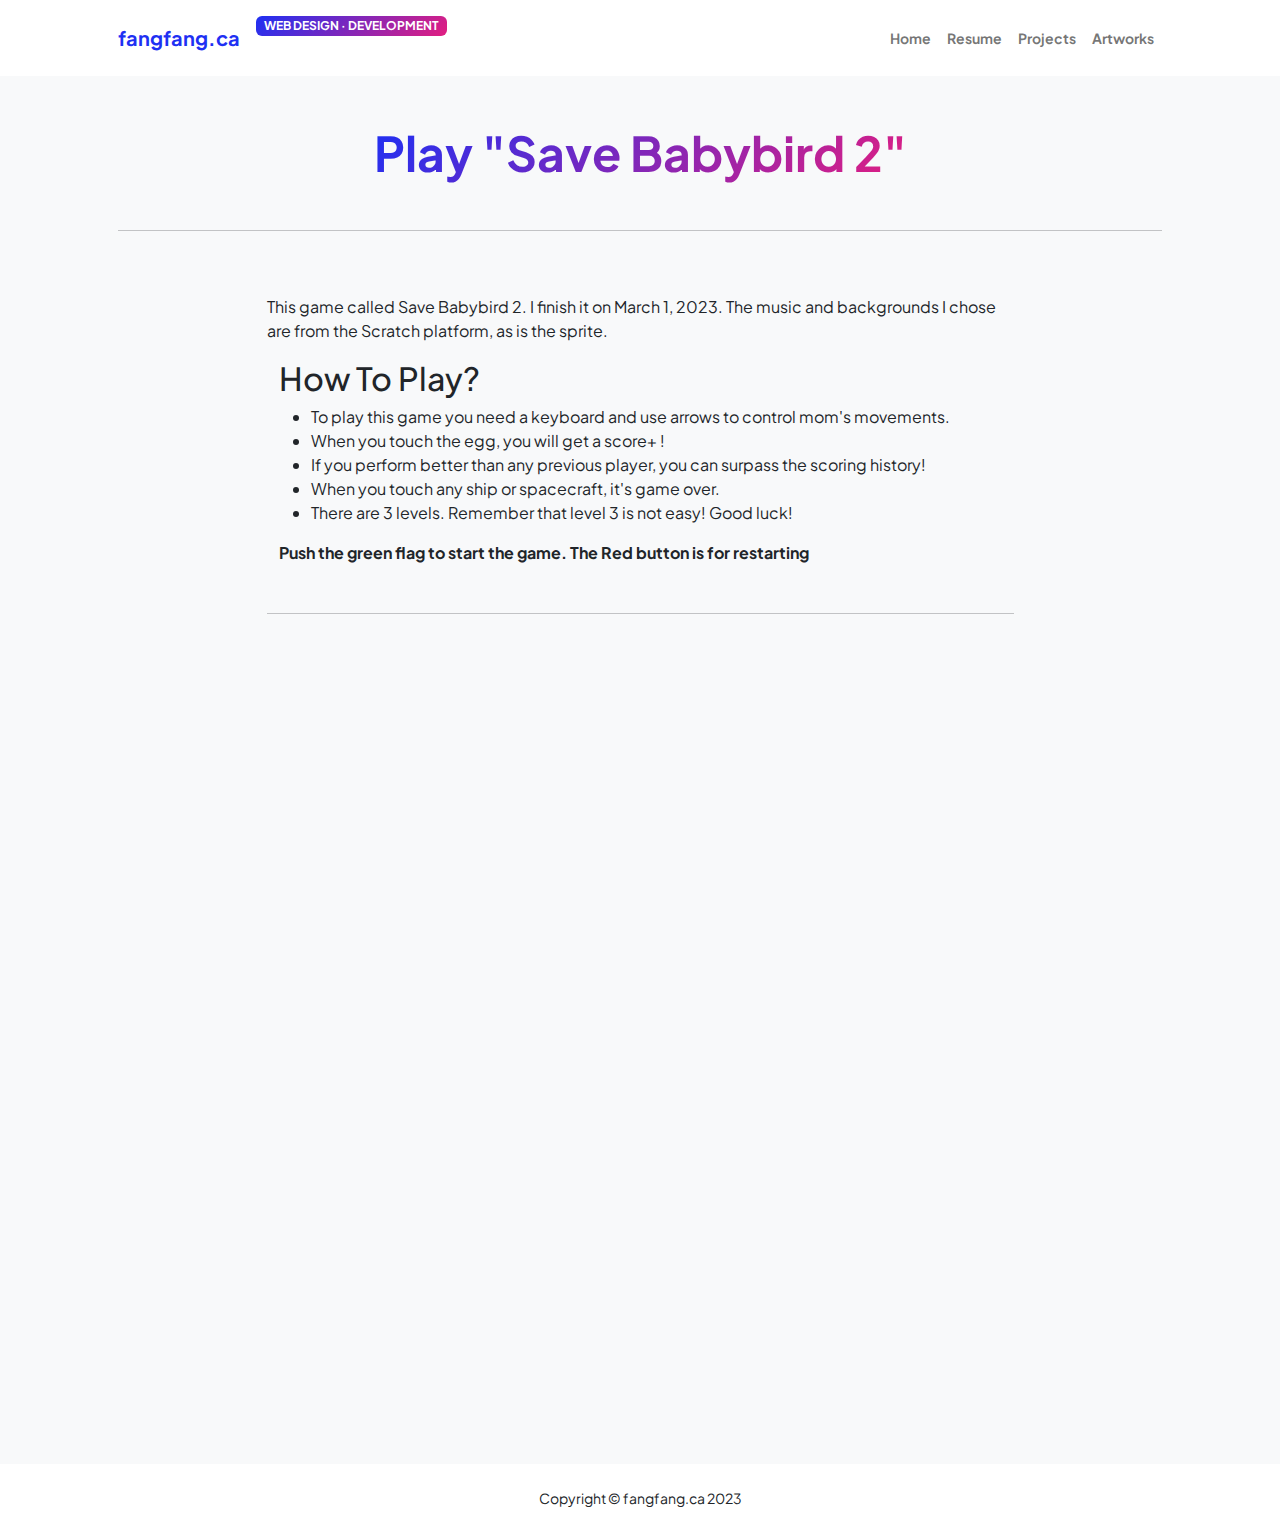
<file: playvideo.html>
<!DOCTYPE html>
<html lang="en">
  <head>
    <meta charset="utf-8" />
    <meta
      name="viewport"
      content="width=device-width, initial-scale=1, shrink-to-fit=no"
    />
    <meta name="description" content="Web developer" />
    <meta name="author" content="Fangfang" />
    <title>Fangfang</title>
    <!-- Favicon-->
    <link rel="icon" type="image/x-icon" href="assets/favicon.png" />
    <!-- Custom Google font-->
    <link rel="preconnect" href="https://fonts.googleapis.com" />
    <link rel="preconnect" href="https://fonts.gstatic.com" crossorigin />
    <link
      href="https://fonts.googleapis.com/css2?family=Plus+Jakarta+Sans:wght@100;200;300;400;500;600;700;800;900&amp;display=swap"
      rel="stylesheet"
    />

    <!-- Bootstrap icons-->
    <link
      href="https://cdn.jsdelivr.net/npm/bootstrap-icons@1.8.1/font/bootstrap-icons.css"
      rel="stylesheet"
    />
    <!-- Core theme CSS (includes Bootstrap)-->
    <link href="css/styles.css" rel="stylesheet" />
  </head>


  <body class="d-flex flex-column h-100 bg-light">
    <main class="flex-shrink-0">
      <!-- Navigation-->
      <nav class="navbar navbar-expand-lg navbar-light bg-white py-3">
        <div class="container px-5">
          <a class="navbar-brand" href="index.html"
            ><span class="fw-bolder text-primary">fangfang.ca</span></a
          >
          <div class="badge bg-gradient-primary-to-secondary text-white mb-4">
            <div class="text-uppercase">Web Design &middot; Development</div>
          </div>
          <button
            class="navbar-toggler"
            type="button"
            data-bs-toggle="collapse"
            data-bs-target="#navbarSupportedContent"
            aria-controls="navbarSupportedContent"
            aria-expanded="false"
            aria-label="Toggle navigation"
          >
            <span class="navbar-toggler-icon"></span>
          </button>
          <div class="collapse navbar-collapse" id="navbarSupportedContent">
            <ul class="navbar-nav ms-auto mb-2 mb-lg-0 small fw-bolder">
              <li class="nav-item"></li><a class="nav-link" href="index.html">Home</a></li>
              <li class="nav-item"><a class="nav-link" href="resume.html">Resume</a></li>
              <li class="nav-item"><a class="nav-link" href="projects.html">Projects</a>
                <!-- <li class="nav-item"><a class="nav-link" href="samplepage.html">Gallery</a></li> -->
              <li class="nav-item"> <a class="nav-link" href="artworks.html">Artworks</a>
              <!-- <li class="nav-item"><a class="nav-link" href="certification.html">Certifications</a></li> -->
              <!-- <li class="nav-item"><a class="nav-link" href="contact.html">Contact</a></li> -->
            </ul>
          </div>
        </div>
      </nav>
      <!-- Page Content-->
      <div class="container px-5 my-5">
        <div class="text-center mb-5">
          <h1 class="display-5 fw-bolder mb-0"><span class="text-gradient d-inline">Play "Save Babybird 2"</span></h1>
        </div>
        <hr>
        <div class="row gx-5 justify-content-center">
          <div class="col-lg-11 col-xl-9 col-xxl-8">
            <main class="container py-5">
              <!-- <h2> To play this game you need a keyboard</h2>
              <p class="lead"><a href="#">
              </a> </p> -->
              <p>This game called Save Babybird 2. I finish it on March 1, 2023. 
                The music and backgrounds I chose are from the Scratch platform, 
                as is the sprite.</p>
              <div class="container">
                <h2>How To Play? </h2>
                <ul class="myUL"> 
                  <li>To play this game you need a keyboard and use arrows to control mom's movements.</li>
                  <li>When you touch the egg, you will get a score+ ! </li>
                  <li>If you perform better than any previous player, you can surpass the scoring history! </li>
                  <li>When you touch any ship or spacecraft, it's game over.</li>
                  <li>There are 3 levels. Remember that level 3 is not easy! Good luck!</li>
                </ul>
                <p><b>Push the green flag to start the game. The Red button is for restarting</b> </p>
                
              </div>
              <hr class="my-5" />
              <div class="row" data-masonry='{"percentPosition": true }'></div>
              <iframe src="https://scratch.mit.edu/projects/811413736/embed" 
              allowtransparency="true" 
              width="800" height="700" frameborder="0" scrolling="no" 
              allowfullscreen>
            </iframe>
            </div>
          </div>
        </div>
      </main>
      <!-- Footer-->
      <footer class="bg-white py-4 mt-auto">
        <div class="container px-5">
          <div class="text-center">
            <div class="col-auto">
              <div class="small m-0">Copyright &copy; fangfang.ca 2023</div>
            </div>
            <!-- <div class="col-auto">
              <a class="small" href="#!">Privacy</a>
              <span class="mx-1">&middot;</span>
              <a class="small" href="#!">Terms</a>
              <span class="mx-1">&middot;</span>
              <a class="small" href="#!">Contact</a>
            </div> -->
          </div>
        </div>
      </footer>
  <!-- Bootstrap core JS-->
  <script src="https://cdn.jsdelivr.net/npm/bootstrap@5.2.3/dist/js/bootstrap.bundle.min.js"></script>
  <!-- Core theme JS-->
  <script src="js/scripts.js"></script>
</body>
</html>
</file>
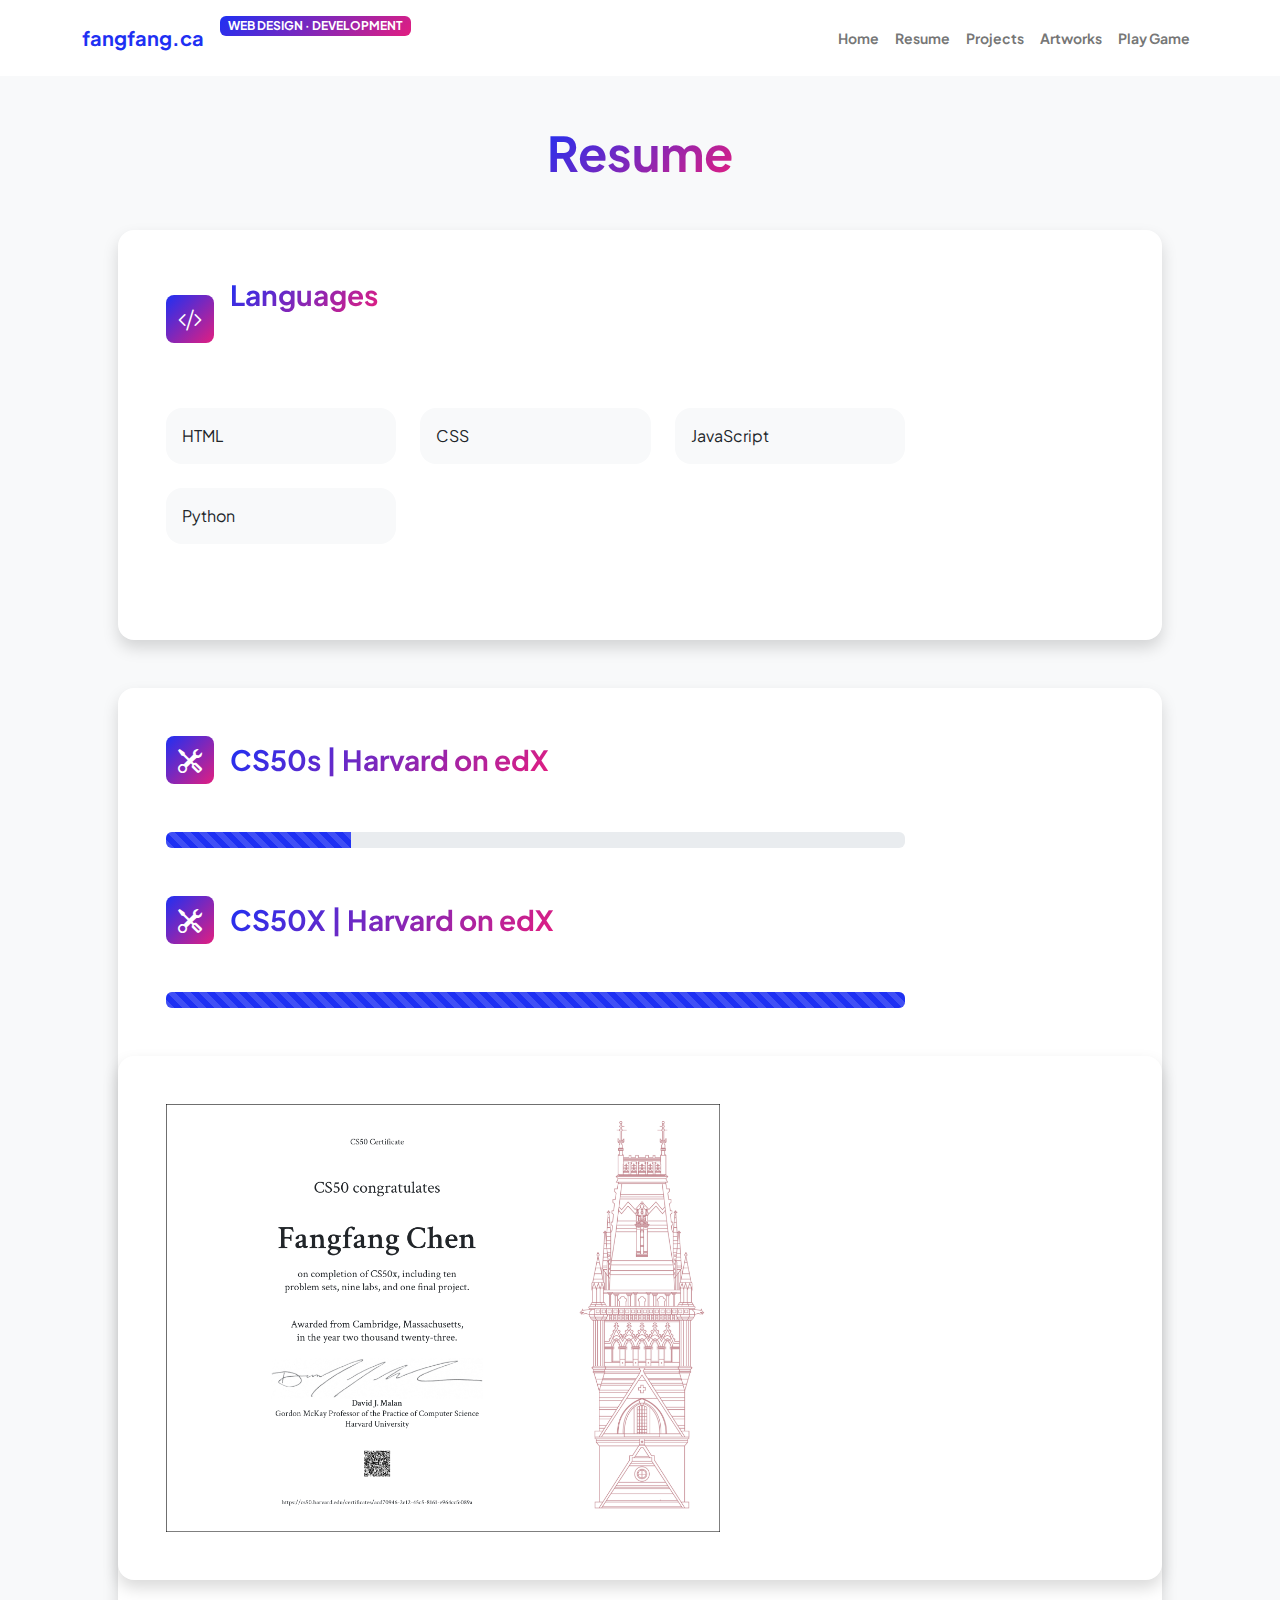
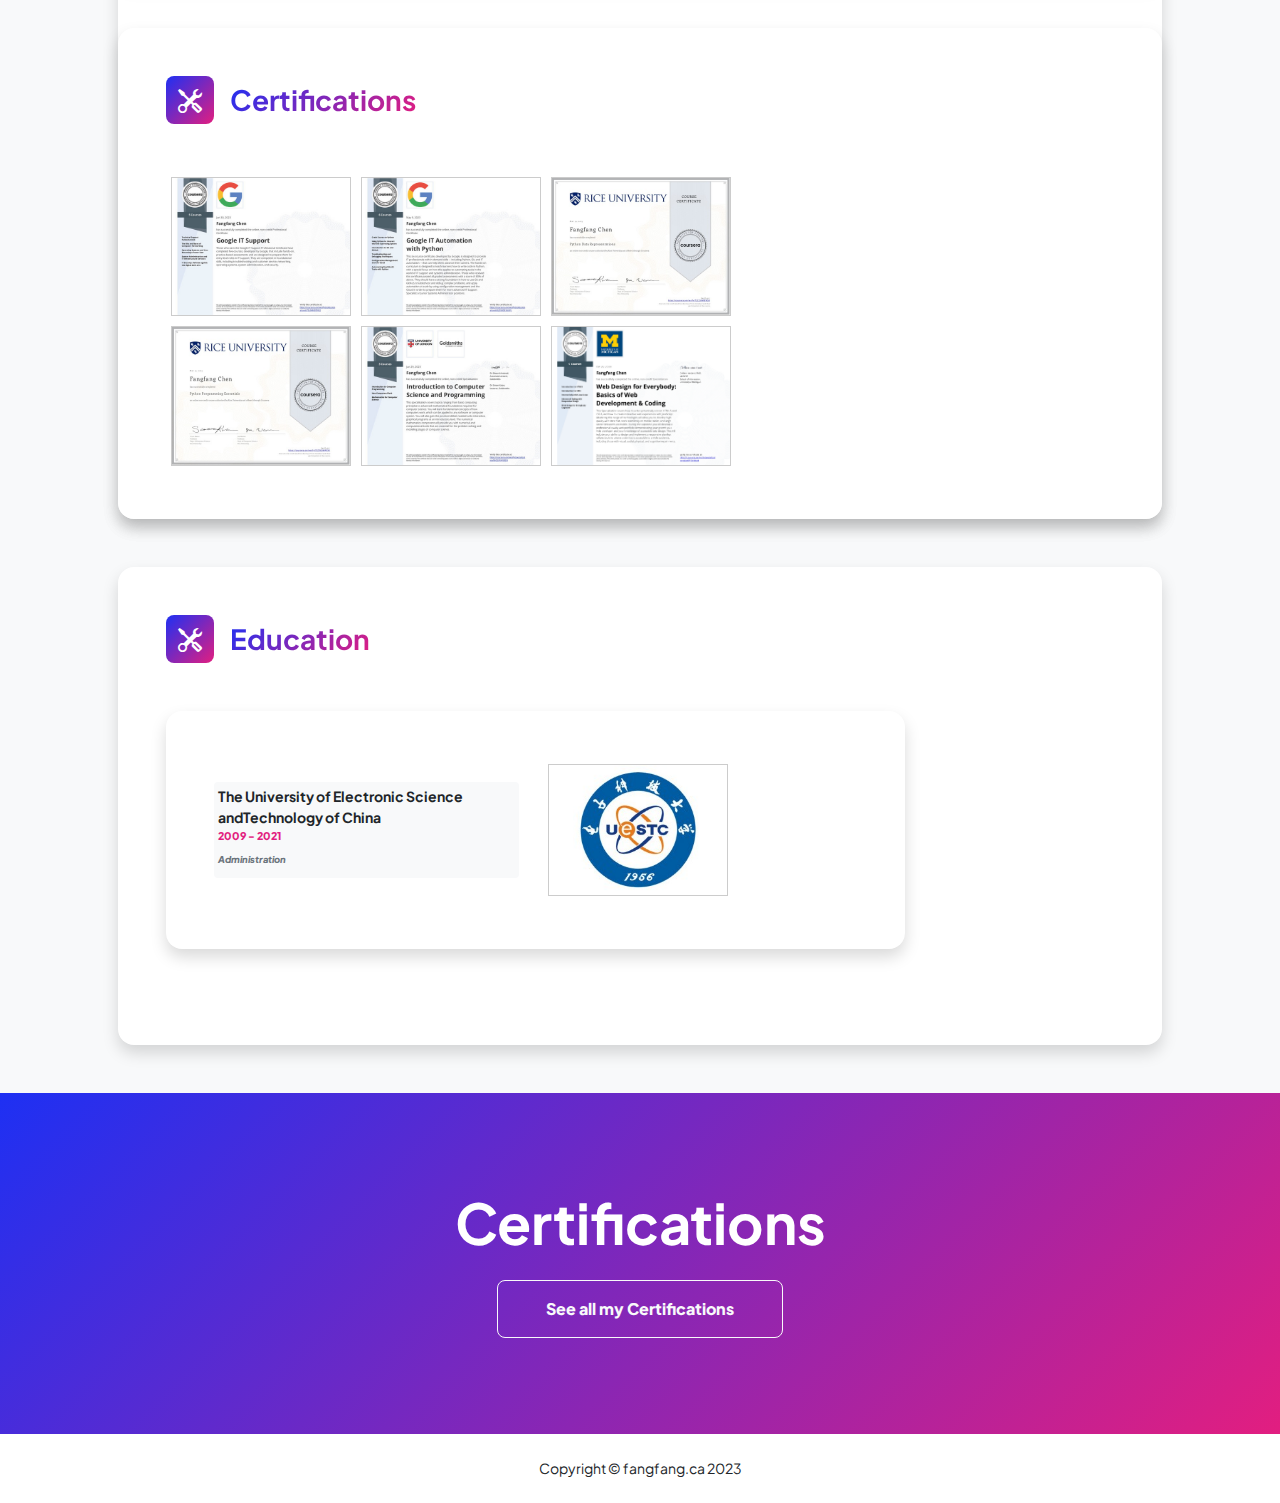
<file: resume.html>
<!DOCTYPE html>
<html lang="en">

<head>
    <meta charset="utf-8" />
    <meta name="viewport" content="width=device-width, initial-scale=1, shrink-to-fit=no" />
    <meta name="description" content="" />
    <meta name="author" content="" />
    <title>Personal - Start Bootstrap Template</title>
    <!-- Favicon-->
    <link rel="icon" type="image/x-icon" href="assets/favicon.png"/>
    <!-- Custom Google font-->
    <link rel="preconnect" href="https://fonts.googleapis.com" />
    <link rel="preconnect" href="https://fonts.gstatic.com" crossorigin />
    <link
        href="https://fonts.googleapis.com/css2?family=Plus+Jakarta+Sans:wght@100;200;300;400;500;600;700;800;900&amp;display=swap"
        rel="stylesheet" />
    <!-- Bootstrap icons-->
    <link href="https://cdn.jsdelivr.net/npm/bootstrap-icons@1.8.1/font/bootstrap-icons.css" rel="stylesheet" />
    <!-- Core theme CSS (includes Bootstrap)-->
    <link href="css/styles.css" rel="stylesheet" />

</head>
<body class="d-flex flex-column h-100 bg-light">
    <main class="flex-shrink-0">
        <!-- Navigation-->
        <nav class="navbar navbar-expand-lg navbar-light bg-white py-3">
            <div class="container px-15">
                <a class="navbar-brand" href="index.html"><span class="fw-bolder text-primary">fangfang.ca</span></a>
                <div class="badge bg-gradient-primary-to-secondary text-white mb-4">
                    <div class="text-uppercase">Web Design &middot; Development</div>
                </div>
                <button class="navbar-toggler" type="button" data-bs-toggle="collapse"
                data-bs-target="#navbarSupportedContent" aria-controls="navbarSupportedContent"
                aria-expanded="false" aria-label="Toggle navigation"><span
                class="navbar-toggler-icon"></span></button>
                <div class="collapse navbar-collapse" id="navbarSupportedContent">
                    <ul class="navbar-nav ms-auto mb-2 mb-lg-0 small fw-bolder">
                        <li class="nav-item"></li><a class="nav-link" href="index.html">Home</a></li>
                        <li class="nav-item"><a class="nav-link" href="resume.html">Resume</a></li>
                        <li class="nav-item"><a class="nav-link" href="projects.html">Projects</a>
                        <!-- <li class="nav-item"><a class="nav-link" href="gallery.html">Gallery</a></li> -->
                        <li class="nav-item"> <a class="nav-link" href="artworks.html">Artworks</a>
                        <!-- <li class="nav-item"><a class="nav-link" href="certification.html">Certifications</a></li> -->
                        <!-- <li class="nav-item"><a class="nav-link" href="contact.html">Contact</a></li> -->
                        <li class="nav-item"> <a class="nav-link" href="playvideo.html">Play Game</a>
                    </ul>
                </div>
            </div>
        </nav>
        <div class="container px-5 my-5">
            <div class="text-center mb-5">
                <h1 class="display-5 fw-bolder mb-0"><span class="text-gradient d-inline">Resume</span></h1>
                <div class="row gx-5 justify-content-center">
                    <div class="col-lg-11 col-xl-9 col-xxl-8"></div>
                    <div class="pb-5"></div>
                    </div>
                    <!-- <section> -->
                        <div class="card shadow border-0 rounded-4 mb-5">
                            <div class="card-body p-5">
                                <!-- Professional skills list-->
                                <!-- <div class="mb-5">
                                    <div class="d-flex align-items-center mb-5"><div
                                        class="feature bg-primary bg-gradient-primary-to-secondary text-white rounded-3 me-3">
                                        <i class="bi bi-tools"></i>
                                    </div>
                                    <h3 class="fw-bolder mb-0">
                                        <span class="text-gradient d-inline">ProfessionalSkills</span>
                                    </h3>
                                </div> -->
                                <!-- skills list -->
                                <!-- <div class="row row-cols-1 row-cols-md-3 mb-4">
                                    <div class="col mb-4 mb-md-0">
                                        <div class="d-flex align-items-center bg-light rounded-4 p-3 h-100">Flask</div>
                                    </div>
                                </div> -->
                             <!-- <div class="mb-5">
                                  <div class="row row-cols-1 row-cols-md-3 mb-4">
                                            <div class="col mb-4 mb-md-0">
                                                <div class="d-flex align-items-center bg-light rounded-4 p-3 h-100">NetworkSecurity</div>
                                            </div>
                                                <div class="col mb-4 mb-md-0">
                                                    <div class="d-flex align-items-center bg-light rounded-4 p-3 h-100">Troubleshooting</div>
                                                </div>
                                                <div class="col">
                                                    <div class="d-flex align-items-center bg-light rounded-4 p-3 h-100">
                                                        The Cloud
                                                    </div>
                                                </div>
                                            </div>
                                            <div class="row row-cols-1 row-cols-md-3">
                                                <div class="col mb-4 mb-md-0">
                                                    <div class="d-flex align-items-center bg-light rounded-4 p-3 h-100">Configuration Management</div>
                                                </div>
                                            </div>
                                        </div> -->
                               
                                        <!--   
                                <div class="row row-cols-1 row-cols-md-3 mb-4">
                                        <div class="col mb-4 mb-md-0">
                                            <div class="d-flex align-items-center bg-light rounded-4 p-3 h-100">NetworkSecurity</div>
                                        </div>
                                        <div class="col mb-4 mb-md-0">
                                            <div class="d-flex align-items-center bg-light rounded-4 p-3 h-100">Configuration Management</div>
                                        </div>
                                        <div class="col mb-4 mb-md-0">
                                            <div class="d-flex align-items-center bg-light rounded-4 p-3 h-100">
                                                The Cloud
                                            </div>
                                        </div>
                                        <div class="col">
                                            <div class="d-flex align-items-center bg-light rounded-4 p-3 h-100">
                                                Troubleshooting
                                            </div>
                                        </div>
                                        <div class="col">
                                            <div class="d-flex align-items-center bg-light rounded-4 p-3 h-100">
                                                Debugging
                                            </div>
                                        </div>
                                    </div> -->
                              
                                    <div class="mb-5">
                                        <div class="d-flex align-items-center mb-5">
                                            <div class="feature bg-primary bg-gradient-primary-to-secondary text-white rounded-3 me-3">
                                                <i class="bi bi-code-slash"></i>
                                            </div>
                                            <h3 class="fw-bolder mb-5">
                                                <span class="text-gradient d-inline">Languages</span>
                                            </h3>
                                        </div>
                                        <div class="row row-cols-1 row-cols-md-3 mb-4">
                                            <div class="col mb-4 mb-md-0">
                                                <div class="d-flex align-items-center bg-light rounded-4 p-3 h-100">HTML</div>
                                            </div>
                                                <div class="col mb-4 mb-md-0">
                                                    <div class="d-flex align-items-center bg-light rounded-4 p-3 h-100">CSS</div>
                                                </div>
                                                <div class="col">
                                                    <div class="d-flex align-items-center bg-light rounded-4 p-3 h-100">
                                                        JavaScript
                                                    </div>
                                                </div>
                                            </div>
                                            <div class="row row-cols-1 row-cols-md-3">
                                                <div class="col mb-4 mb-md-0">
                                                    <div class="d-flex align-items-center bg-light rounded-4 p-3 h-100">Python</div>
                                                </div>
                                            </div>
                                        </div>
                                    </div>
                                </div>
                            </div>
                            <!-- progress bar  CS50s  -->
                        <div class="card shadow border-0 rounded-4 mb-5">
                            <div class="card-body p-5">
                            <div class="mb-5">
                                <div class="d-flex align-items-center mb-5">
                                    <div class="feature bg-primary bg-gradient-primary-to-secondary text-white rounded-3 me-3">
                                        <i class="bi bi-tools"></i>
                                    </div>
                                    <h3 class="fw-bolder mb-0"><span class="text-gradient d-inline">CS50s | Harvard on edX</span></h3>
                                </div>
                                <div class="progress" role="progressbar" aria-label="Animated striped example" aria-valuenow="25" aria-valuemin="0" aria-valuemax="100">
                                    <div class="progress-bar progress-bar-striped progress-bar-animated" style="width: 25%"></div>
                                </div>
                            </div>
                        <div class="mb-5">
                            <div class="d-flex align-items-center mb-5">
                                <!-- below rounded-3 me-3, for tools partten and distance -->
                                <div class="feature bg-primary bg-gradient-primary-to-secondary text-white rounded-3 me-3">
                                    <i class="bi bi-tools"></i>
                                </div>
                                <h3 class="fw-bolder mb-0">
                                    <span class="text-gradient d-inline">CS50X | Harvard on edX</span>
                                </h3>
                            </div>
                        </div>
                            <div class="progress" role="progressbar" aria-label="Animated striped example" aria-valuenow="65" aria-valuemin="0" aria-valuemax="100">
                                <div class="progress-bar progress-bar-striped progress-bar-animated" style = "width: 100%"></div>
                            </div>
                        </div>
                
                        <!-- certification Harvard CS50X-->
                        <div class="card overflow-hidden shadow rounded-4 border-0 mb-5">
                            <div class="card-body p-5">
                                <!-- linked to veryfied certification by Harvard-->
                                <div class="d-flex align-items-center">
                                    <a target="_blank" href="certification.html">
                                        <img class="img-fluid" src="assets/CS50x.png" alt="certification" width="100%" >
                                    </a>
                                </div>
                            </div>
                        </div>
                
                    <div class="card shadow border-0 rounded-4 mb-0">
                    <div class="card-body p-5">
                        <div class="mb-5">
                            <div class="d-flex align-items-center mb-5">
                                <!-- below rounded-3 me-3, for tools partten and distance -->
                                <div class="feature bg-primary bg-gradient-primary-to-secondary text-white rounded-3 me-3">
                                    <i class="bi bi-tools"></i>
                                </div>
                                <h3 class="fw-bolder mb-0">
                                    <span class="text-gradient d-inline">Certifications</span>
                                </h3>
                                <span class="text-gradient d-inline"></span>
                            </div>
                                <div class="gallery">
                                    <a target="_blank" href="certification.html">
                                        <img src="assets/Google IT Support.jpg" 
                                        alt="certification" width="100" height="50">
                                    </a>
                                </div>
                                <div class="gallery">
                                    <a target="_blank" href="certification.html">
                                        <img src="assets/Google ITAutomationWith Python.jpg" alt="certification" width="100" height="50">
                                    </a>
                                </div>
                                <div class="gallery">
                                    <a target="_blank" href="certification.html">
                                        <img src="assets/Python Data Representations.jpg" alt="certification" width="100" height="50">
                                    </a>
                                </div>
                                <div class="gallery">
                                    <a target="_blank" href="certification.html">
                                        <img src="assets/Python Programming Essentials.jpg" alt="certification" width="100" height="50">
                                    </a>
                                </div>
                                <div class="gallery">
                                    <a target="_blank" href="certification.html">
                                        <img src="assets/Computer Science and Programming.jpg" alt="certification" width="100" height="50">
                                    </a>
                                </div>
                                <div class="gallery">
                                    <a target="_blank" href="certification.html">
                                        <img src="assets/Mechgan_Coursera VLNQPY5V44AM_page-0001.jpg" alt="certification" width="100" height="50">
                                    </a>    
                                </div>
                            </div>
                        </div>
                    </div>
                </div>
                <div class="card shadow border-0 rounded-4 mb-5">
                        <div class="card-body p-5">
                            <div class="mb-5">
                                <!-- the distance between inside border and outside border, can be 1- 5; -->
                                <div class="d-flex align-items-center mb-5">
                                    <div class="feature bg-primary bg-gradient-primary-to-secondary text-white rounded-3 me-3">
                                        <i class="bi bi-tools"></i>
                                    </div>
                                    <h3 class="fw-bolder mb-0"><span class="text-gradient d-inline">Education</span></h3>
                                </div>
                                <div class="card shadow border-0 rounded-4 mb-5">
                                    <div class="card-body p-5">
                                        <div class="row align-items-center gx-5">
                                            <div class="col text-center text-lg-start mb-4 mb-lg-0">
                                                <div class="bg-light p-1 rounded-1">
                                                    <div class="mb-2">
                                                        <div class="small fw-bolder">
                                                        The University of Electronic Science andTechnology of China
                                                        <div class="small text-muted">  
                                                            <div class="small fw-bolder">
                                                                <div class="text-secondary fw-bolder mb-2">2009 - 2021</div>
                                                                <div class="fst-italic">
                                                                    <div class="small text-muted"></div>
                                                                    <div class="small text-muted">Administration</div>
                                                                </div>
                                                            </div>
                                                        </div>
                                                    </div>
                                                </div>
                                            </div>
                                        </div>
                                        <div class="gallery">
                                            <a target="_blank" href="">
                                                <img src="assets/theuniversity.jpeg" 
                                                alt="Education" width="600" height="400">
                                            </a>
                                        </div>
                                    </div>
                                </div>
                            </div>
                        </div>
                    </div>
                </div>
            </div>
        </div>
    </main>
    <!-- linked to album-->
    <section class="py-5 bg-gradient-primary-to-secondary text-white">
        <div class="container px-5 my-5">
            <div class="text-center">
                <h2 class="display-4 fw-bolder mb-4">Certifications<br></h2>
                    <a class="btn btn-outline-light btn-lg px-5 py-3 fs-6 fw-bolder"
                        href="certification.html"> 
                        <strong>  See all my Certifications</strong>
                    </a>
                </div>
            </div>
        </section>
        <section>
            <footer class="bg-white py-4 mt-auto">
                <div class="container px-5">
                    <div class="text-center">
                        <div class="col-auto">
                            <div class="small m-0">Copyright &copy; fangfang.ca 2023

                            </div>
                        </div>
                        <!-- <div class="col-auto">
                            <a class="small" href="#!">Privacy</a>
                            <span class="mx-1">&middot;</span>
                            <a class="small" href="#!">Terms</a>
                            <span class="mx-1">&middot;</span>
                            <a class="small" href="#!">Contact</a>
                        </div> -->
                    </div>
                </div>
            </footer>
        </section>
<!-- Bootstrap core JS-->
<script src="https://cdn.jsdelivr.net/npm/bootstrap@5.2.3/dist/js/bootstrap.bundle.min.js"></script>
<!-- Core theme JS-->
<script src="js/scripts.js"></script>
</body>
</html>
</file>
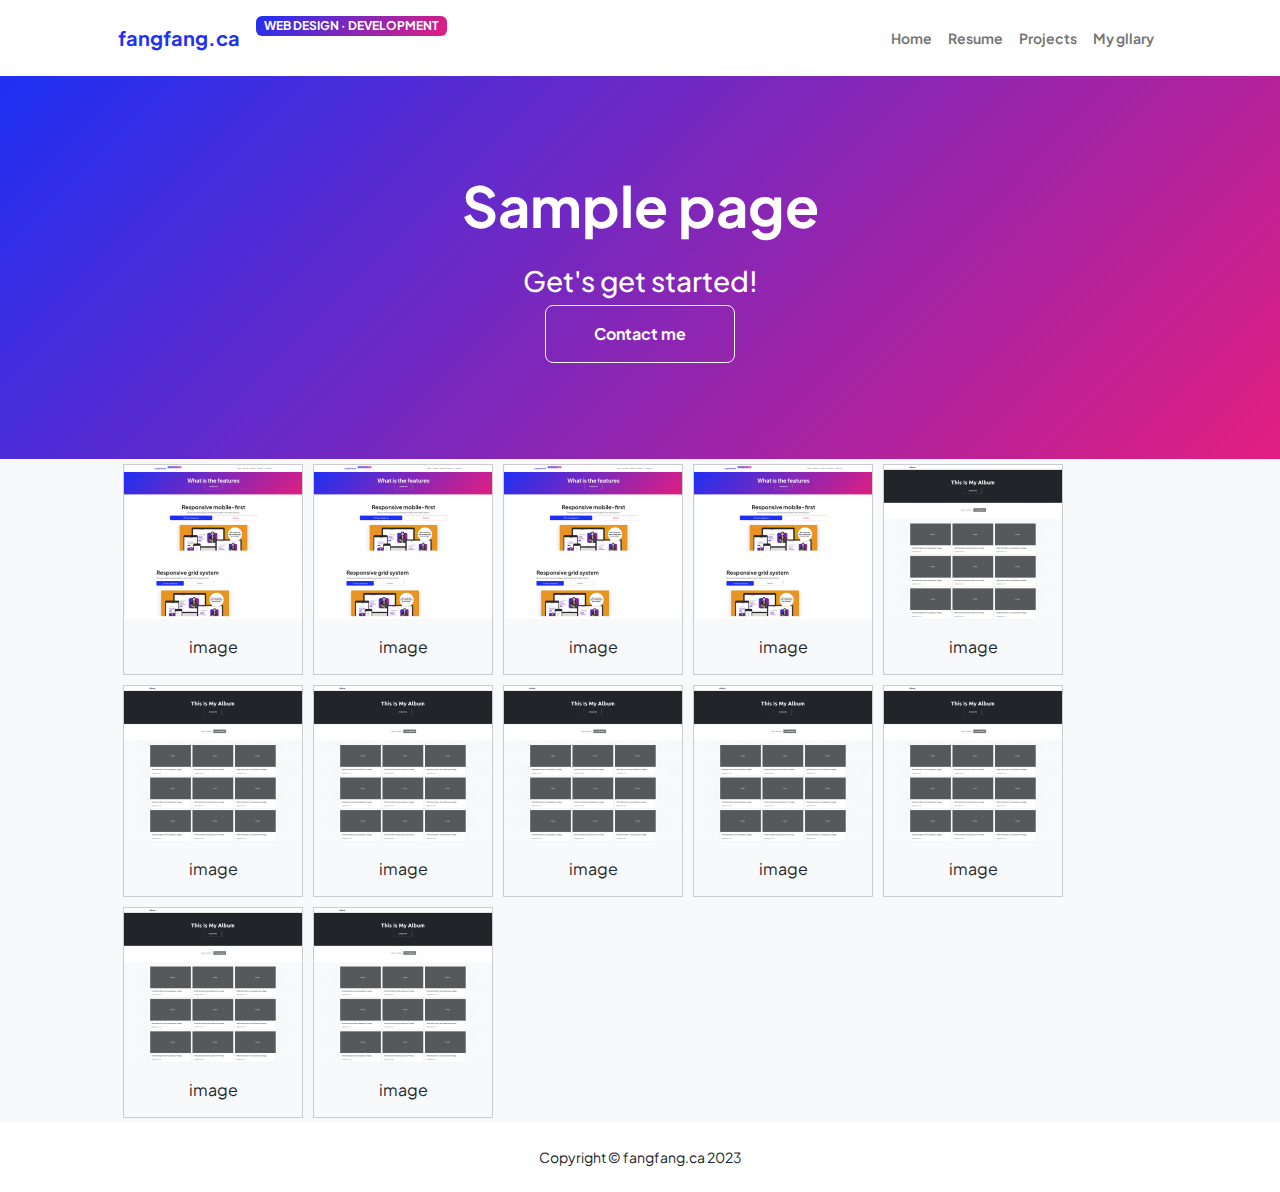
<file: samplepage.html>
<!DOCTYPE html>
<html lang="en">
  <head>
    <meta charset="utf-8" />
    <meta
      name="viewport"
      content="width=device-width, initial-scale=1, shrink-to-fit=no"
    />
    <meta name="description" content="Web developer" />
    <meta name="author" content="Fangfang" />
    <title>Fangfang</title>
    <!-- Favicon-->
    <link rel="icon" type="image/x-icon" href="assets/favicon.png" />
    <!-- Custom Google font-->
    <link rel="preconnect" href="https://fonts.googleapis.com" />
    <link rel="preconnect" href="https://fonts.gstatic.com" crossorigin />
    <link
      href="https://fonts.googleapis.com/css2?family=Plus+Jakarta+Sans:wght@100;200;300;400;500;600;700;800;900&amp;display=swap"
      rel="stylesheet"
    />

    <!-- Bootstrap icons-->
    <link
      href="https://cdn.jsdelivr.net/npm/bootstrap-icons@1.8.1/font/bootstrap-icons.css"
      rel="stylesheet"
    />
    <!-- Core theme CSS (includes Bootstrap)-->
    <link href="css/styles.css" rel="stylesheet" />
  </head>
  <body class="d-flex flex-column h-100 bg-light">
    <main class="flex-shrink-0">
      <!-- Navigation-->
      <nav class="navbar navbar-expand-lg navbar-light bg-white py-3">
        <div class="container px-5">
          <a class="navbar-brand" href="index.html"
            ><span class="fw-bolder text-primary">fangfang.ca</span></a
          >
          <div class="badge bg-gradient-primary-to-secondary text-white mb-4">
            <div class="text-uppercase">Web Design &middot; Development</div>
          </div>
          <button
            class="navbar-toggler"
            type="button"
            data-bs-toggle="collapse"
            data-bs-target="#navbarSupportedContent"
            aria-controls="navbarSupportedContent"
            aria-expanded="false"
            aria-label="Toggle navigation"
          >
            <span class="navbar-toggler-icon"></span>
          </button>
          <div class="collapse navbar-collapse" id="navbarSupportedContent">
            <ul class="navbar-nav ms-auto mb-2 mb-lg-0 small fw-bolder">
              <li class="nav-item"></li><a class="nav-link" href="index.html">Home</a></li>
              <li class="nav-item"><a class="nav-link" href="resume.html">Resume</a></li>
              <li class="nav-item"><a class="nav-link" href="projects.html">Projects</a>
              <!-- <li class="nav-item"><a class="nav-link" href="samplepage.html">Sample pages</a></li> -->
              <li class="nav-item"> <a class="nav-link" href="mygallary.html">My gllary</a>
              <!-- <li class="nav-item"><a class="nav-link" href="certification.html">Certifications</a></li> -->
              <!-- <li class="nav-item"><a class="nav-link" href="contact.html">Contact</a></li> -->
            </ul>
          </div>
        </div>
      </nav>


            <!-- Call to action section -->
            <div class="container-fluid p-0 bg-gradient-primary-to-secondary text-white text-center">
              <section class="py-5 bg-gradient-primary-to-secondary text-white">
                <div class="container px-5 my-5">
                  <div class="text-center">
                    <h2 class="display-4 fw-bolder mb-4">Sample page</h2>
                    <h3>Get's get started!</h3>
                    <a class="btn btn-outline-light btn-lg px-5 py-3 fs-6 fw-bolder"href="index.html">Contact me</a>
                  </div>
                </div>
              </section>
              </div>
         


        <!-- Album -->
        <section class="py-0">
          <div class="container px-5 mt-auto">
            <div class="card-img"></div>
            <div class="responsive">
              <div class="gallery">
                <a target="_blank" href="assets/pr0201.jpg">
                  <img
                    src="assets/pr0204 (1).png"
                    alt="Cinque Terre"
                    width="100%"
                    height="100%"
                  />
                </a>
                <div class="desc">image</div>
              </div>
            </div>
            <div class="responsive">
              <div class="gallery">
                <a target="_blank" href="assets/pr0201.jpg">
                  <img
                    src="assets/pr0204 (1).png"
                    alt="Cinque Terre"
                    width="100%"
                    height="100%"
                  />
                </a>
                <div class="desc">image</div>
              </div>
            </div>
            <div class="responsive">
              <div class="gallery">
                <a target="_blank" href="assets/pr0201.jpg">
                  <img
                    src="assets/pr0204 (1).png"
                    alt="Cinque Terre"
                    width="100%"
                    height="100%"
                  />
                </a>
                <div class="desc">image</div>
              </div>
            </div>
            <div class="responsive">
              <div class="gallery">
                <a target="_blank" href="assets/pr0201.jpg">
                  <img
                    src="assets/pr0204 (1).png"
                    alt="Cinque Terre"
                    width="100%"
                    height="100%"
                  />
                </a>
                <div class="desc">image</div>
              </div>
            </div>
            <div class="responsive">
              <div class="gallery">
                <a target="_blank" href="assets/Album3.png">
                  <img
                    src="assets/Album0002_300x343.png"
                    alt="Cinque Terre"
                    width="100%"
                    height="100%"
                  />
                </a>
                <div class="desc">image</div>
              </div>
            </div>
            <div class="responsive">
              <div class="gallery">
                <a target="_blank" href="assets/Album3-png-1846×1762.png">
                  <img
                    src="assets/Album0002_300x343.png"
                    alt="Cinque Terre"
                    width="100%"
                    height="100%"
                  />
                </a>
                <div class="desc">image</div>
              </div>
            </div>
            <div class="responsive">
              <div class="gallery">
                <a target="_blank" href="assets/Album3-png-1846×1762.png">
                  <img
                    src="assets/Album0002_300x343.png"
                    alt="Cinque Terre"
                    width="100%"
                    height="100%"
                  />
                </a>
                <div class="desc">image</div>
              </div>
            </div>
            <div class="responsive">
              <div class="gallery">
                <a target="_blank" href="assets/Album3-png-1846×1762.png">
                  <img
                    src="assets/Album0002_300x343.png"
                    alt="Cinque Terre"
                    width="100%"
                    height="100%"
                  />
                </a>
                <div class="desc">image</div>
              </div>
            </div>
            <div class="responsive">
              <div class="gallery">
                <a target="_blank" href="assets/Album3-png-1846×1762.png">
                  <img
                    src="assets/Album0002_300x343.png"
                    alt="Cinque Terre"
                    width="100%"
                    height="100%"
                  />
                </a>
                <div class="desc">image</div>
              </div>
            </div>
            <div class="responsive">
              <div class="gallery">
                <a target="_blank" href="assets/Album3-png-1846×1762.png">
                  <img
                    src="assets/Album0002_300x343.png"
                    alt="Cinque Terre"
                    width="100%"
                    height="100%"
                  />
                </a>
                <div class="desc">image</div>
              </div>
            </div>
            <div class="responsive">
              <div class="gallery">
                <a target="_blank" href="assets/Album3-png-1846×1762.png">
                  <img
                    src="assets/Album0002_300x343.png"
                    alt="Cinque Terre"
                    width="100%"
                    height="100%"
                  />
                </a>
                <div class="desc">image</div>
              </div>
            </div>
            <div class="responsive">
              <div class="gallery">
                <a target="_blank" href="assets/Album3-png-1846×1762.png">
                  <img
                    src="assets/Album0002_300x343.png"
                    alt="Cinque Terre"
                    width="100%"
                    height="100%"
                  />
                </a>
                <div class="desc">image</div>
              </div>
            </div>
          </div>
        </section>
      </div>
  </main>

    <!-- Footer-->
    <footer class="bg-white py-4 mt-auto">
      <!-- <div class="container px-5"> -->
      <div class="text-center">
        <!-- <div class="col-auto"> -->
        <div class="small m-0">Copyright &copy; fangfang.ca 2023</div>
      </div>
      <!-- <div class="col-auto">
                          <a class="small" href="#!">Privacy</a>
                          <span class="mx-1">&middot;</span>
                          <a class="small" href="#!">Terms</a>
                          <span class="mx-1">&middot;</span>
                          <a class="small" href="#!">Contact</a>
          </div> -->
    </footer>

    <!-- Bootstrap core JS-->
    <script src="https://cdn.jsdelivr.net/npm/bootstrap@5.2.3/dist/js/bootstrap.bundle.min.js"></script>
    <!-- Core theme JS-->
    <script src="js/scripts.js"></script>
  </body>
</html>
</file>
